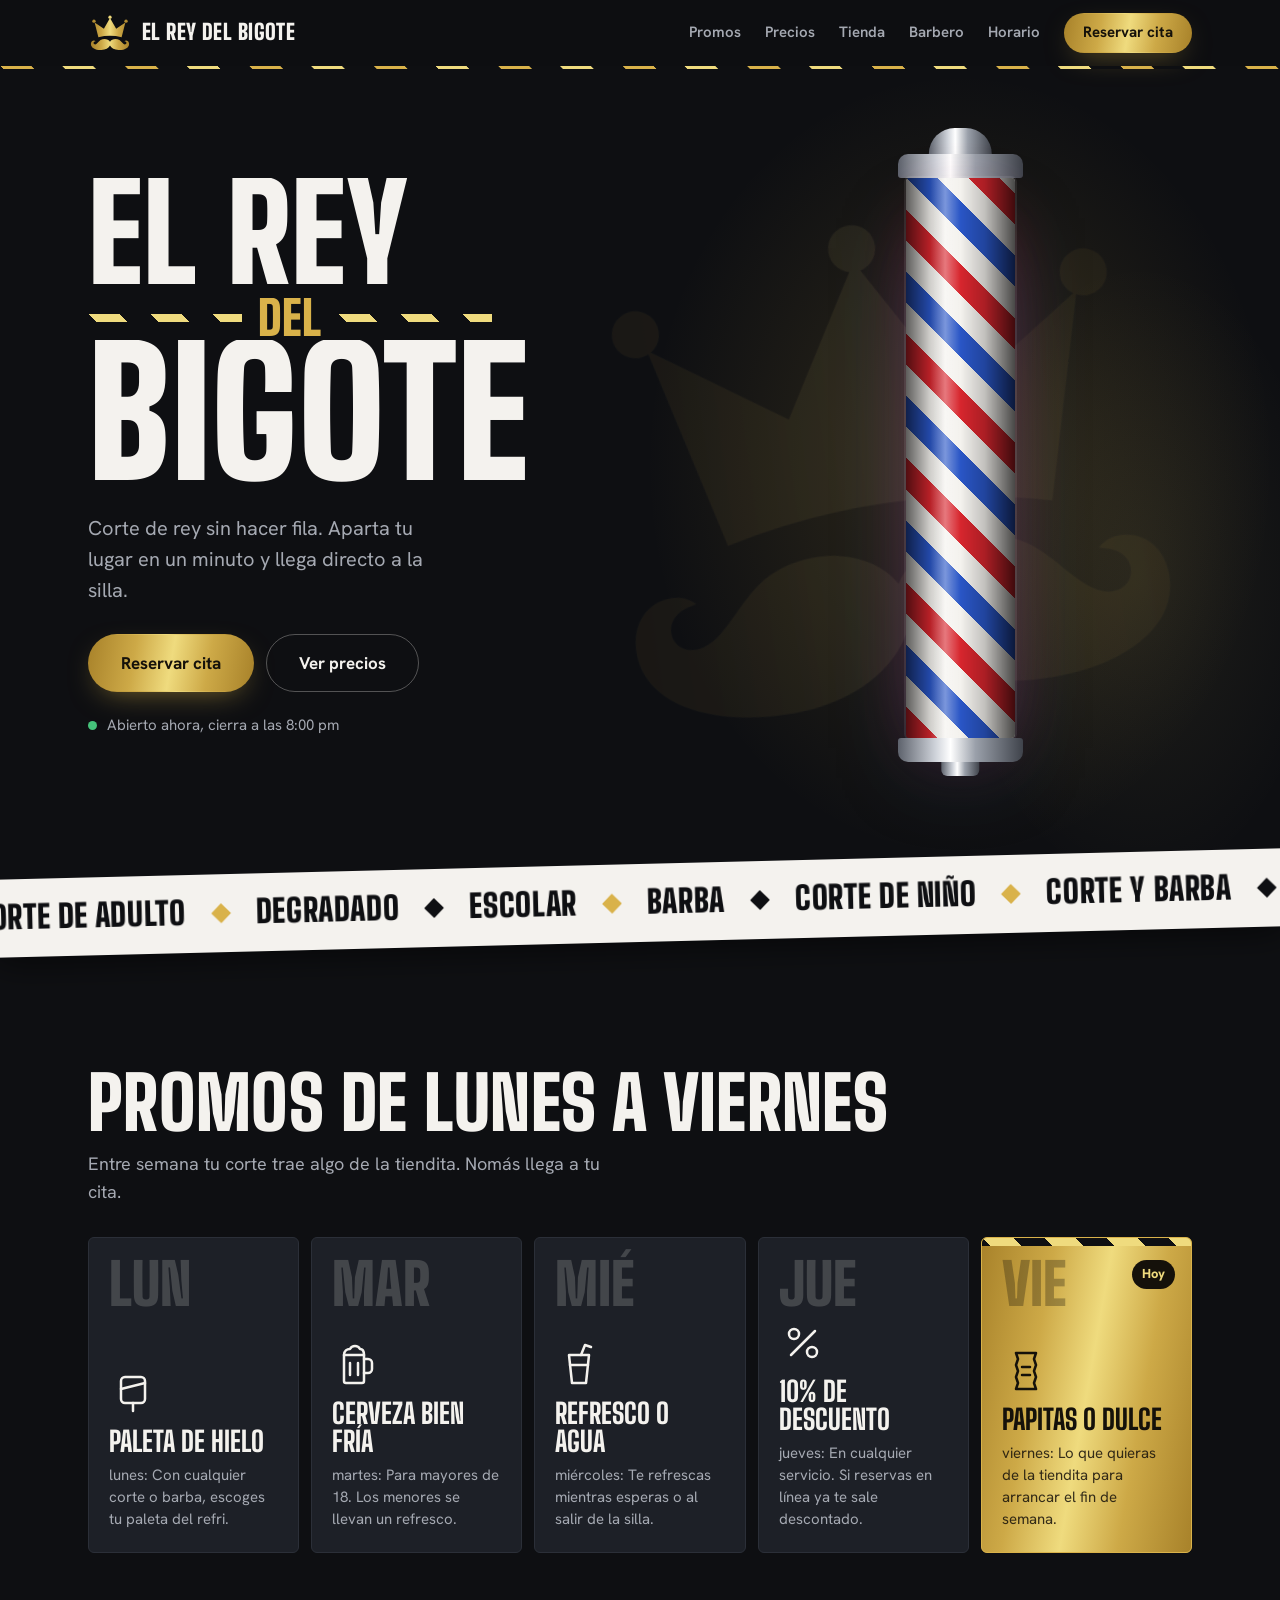
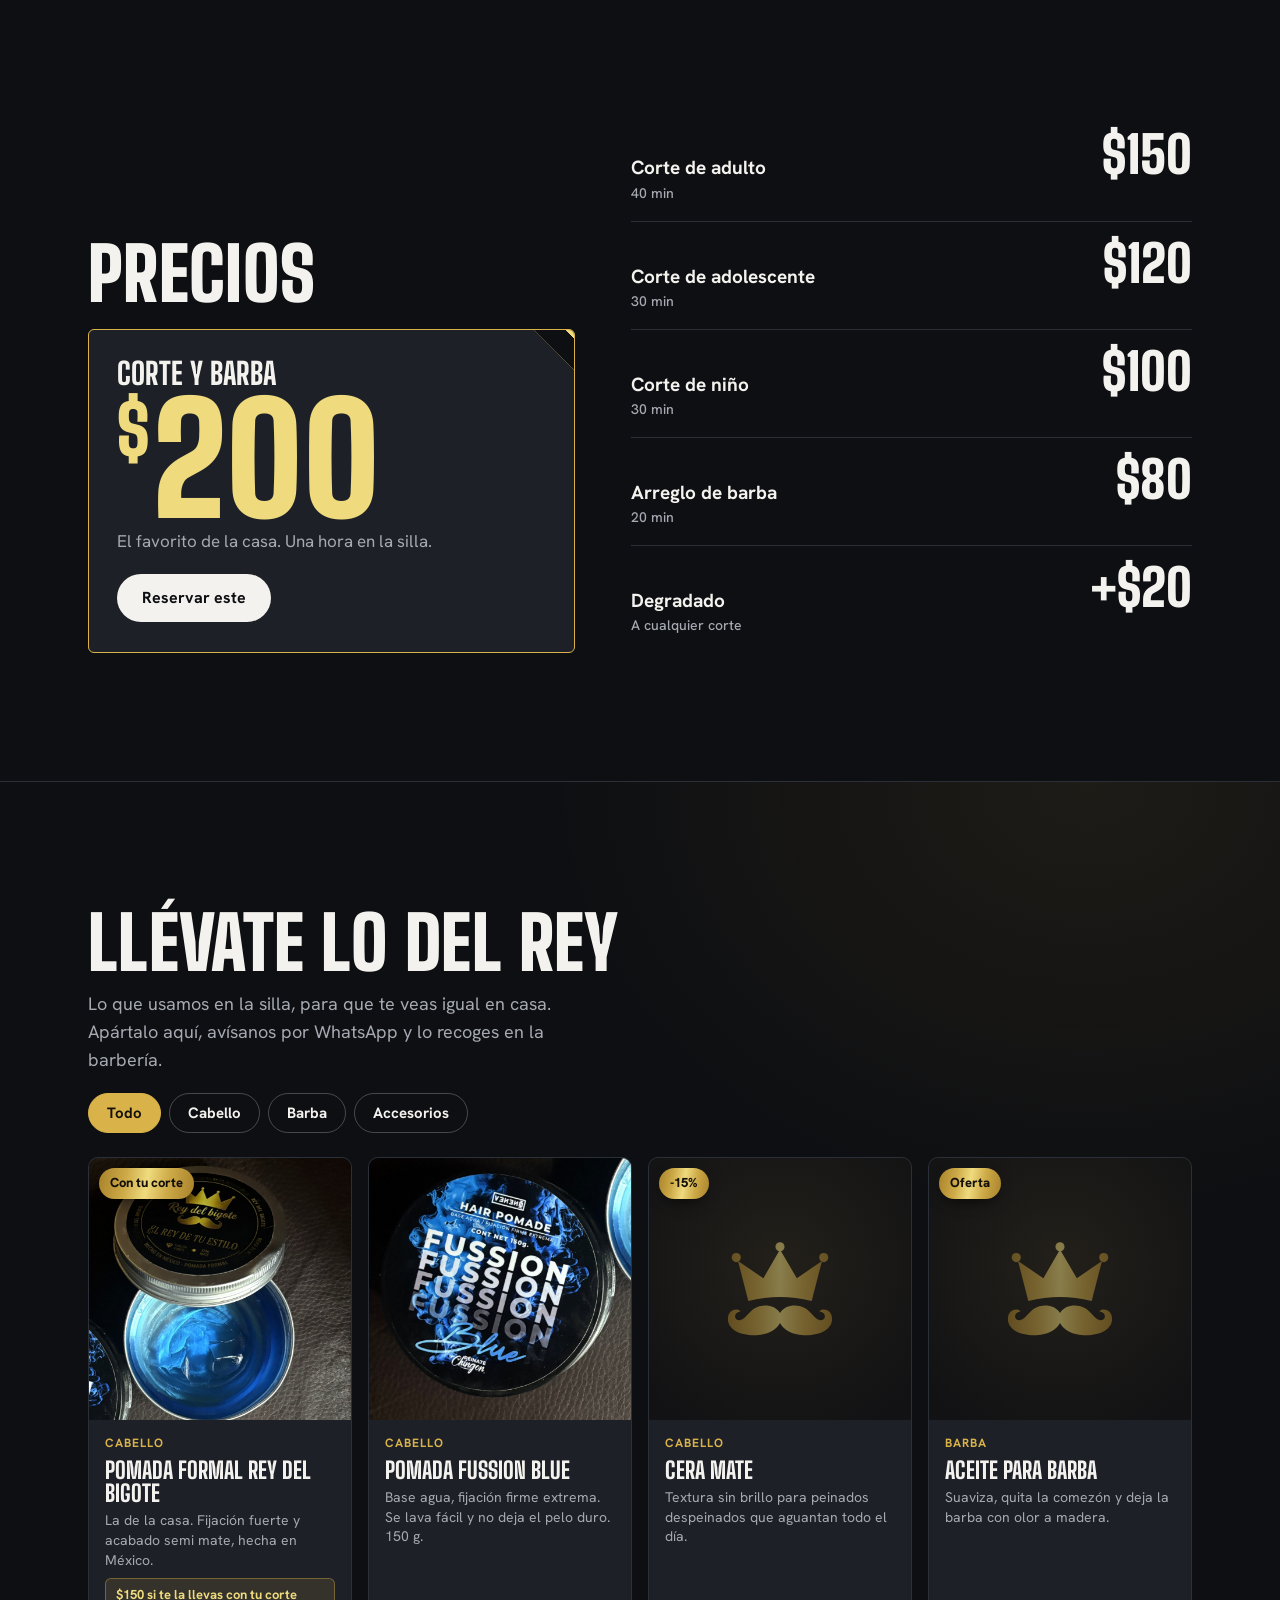
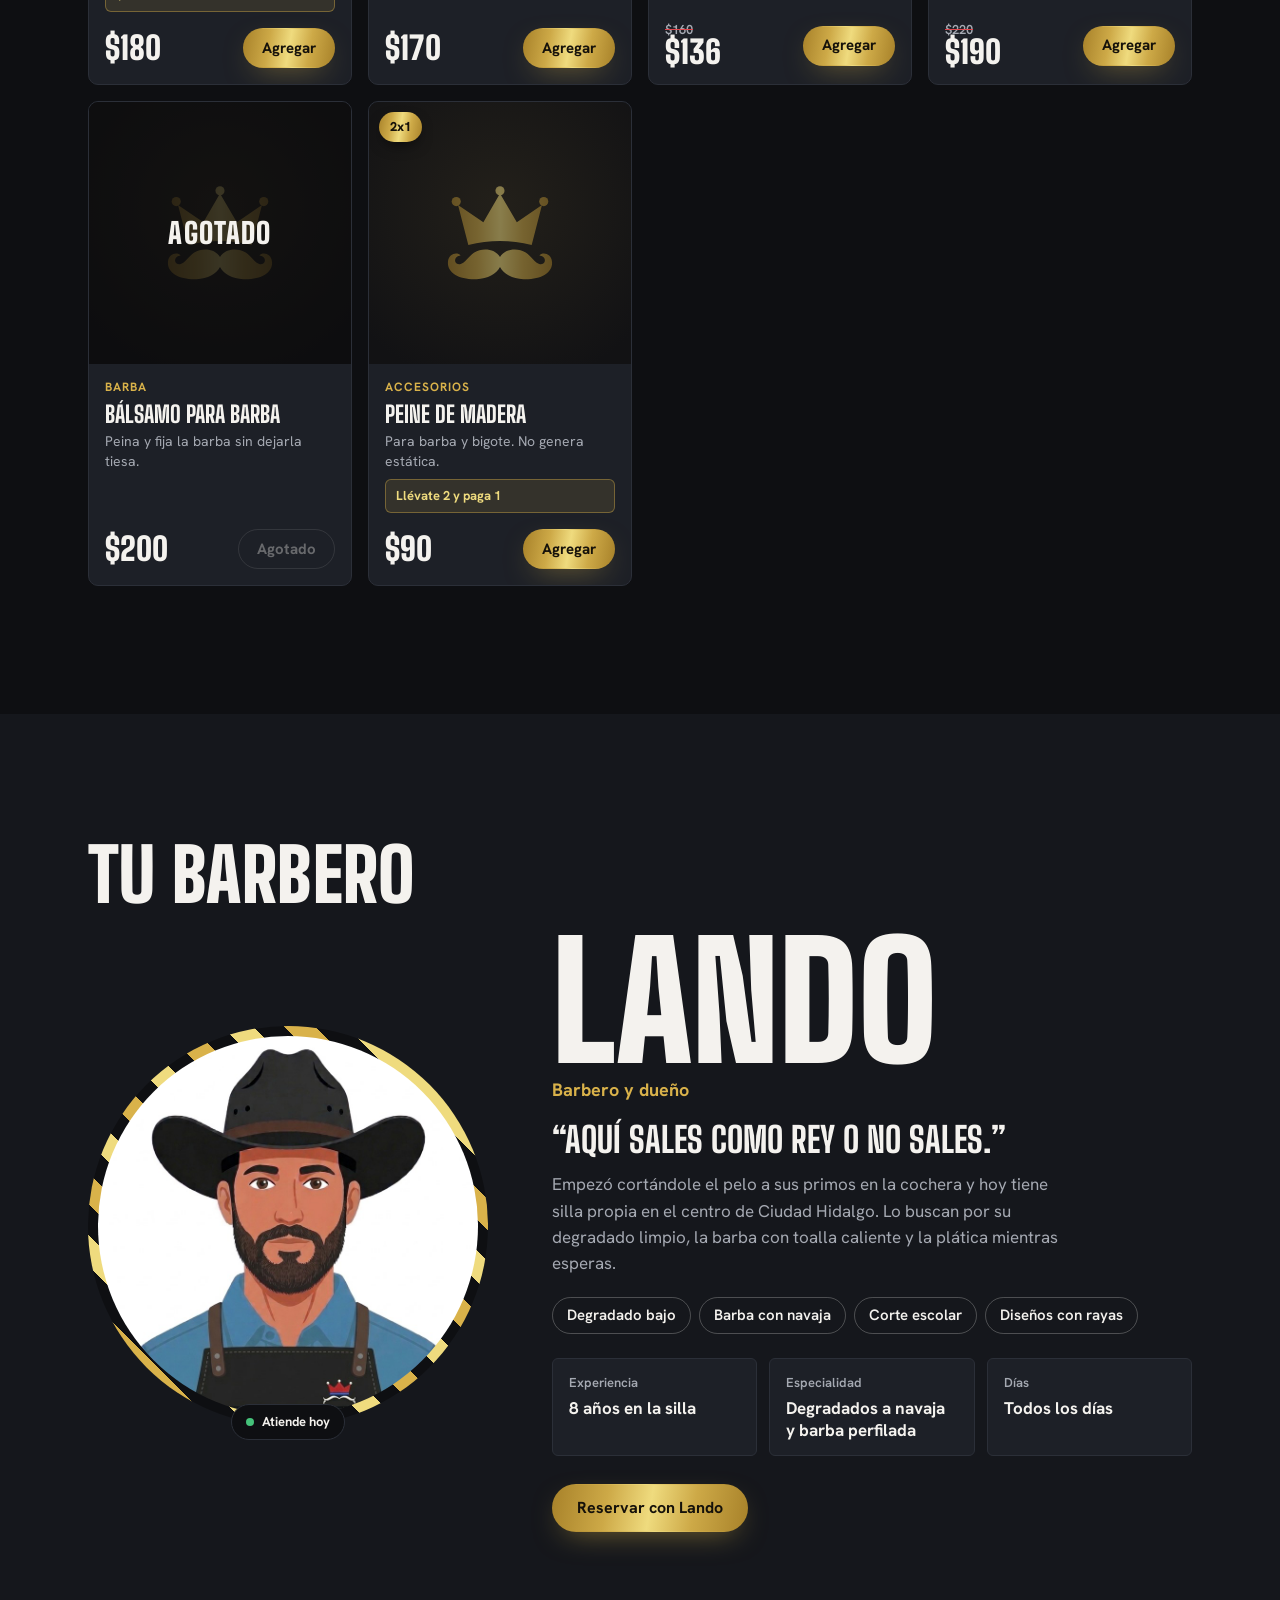
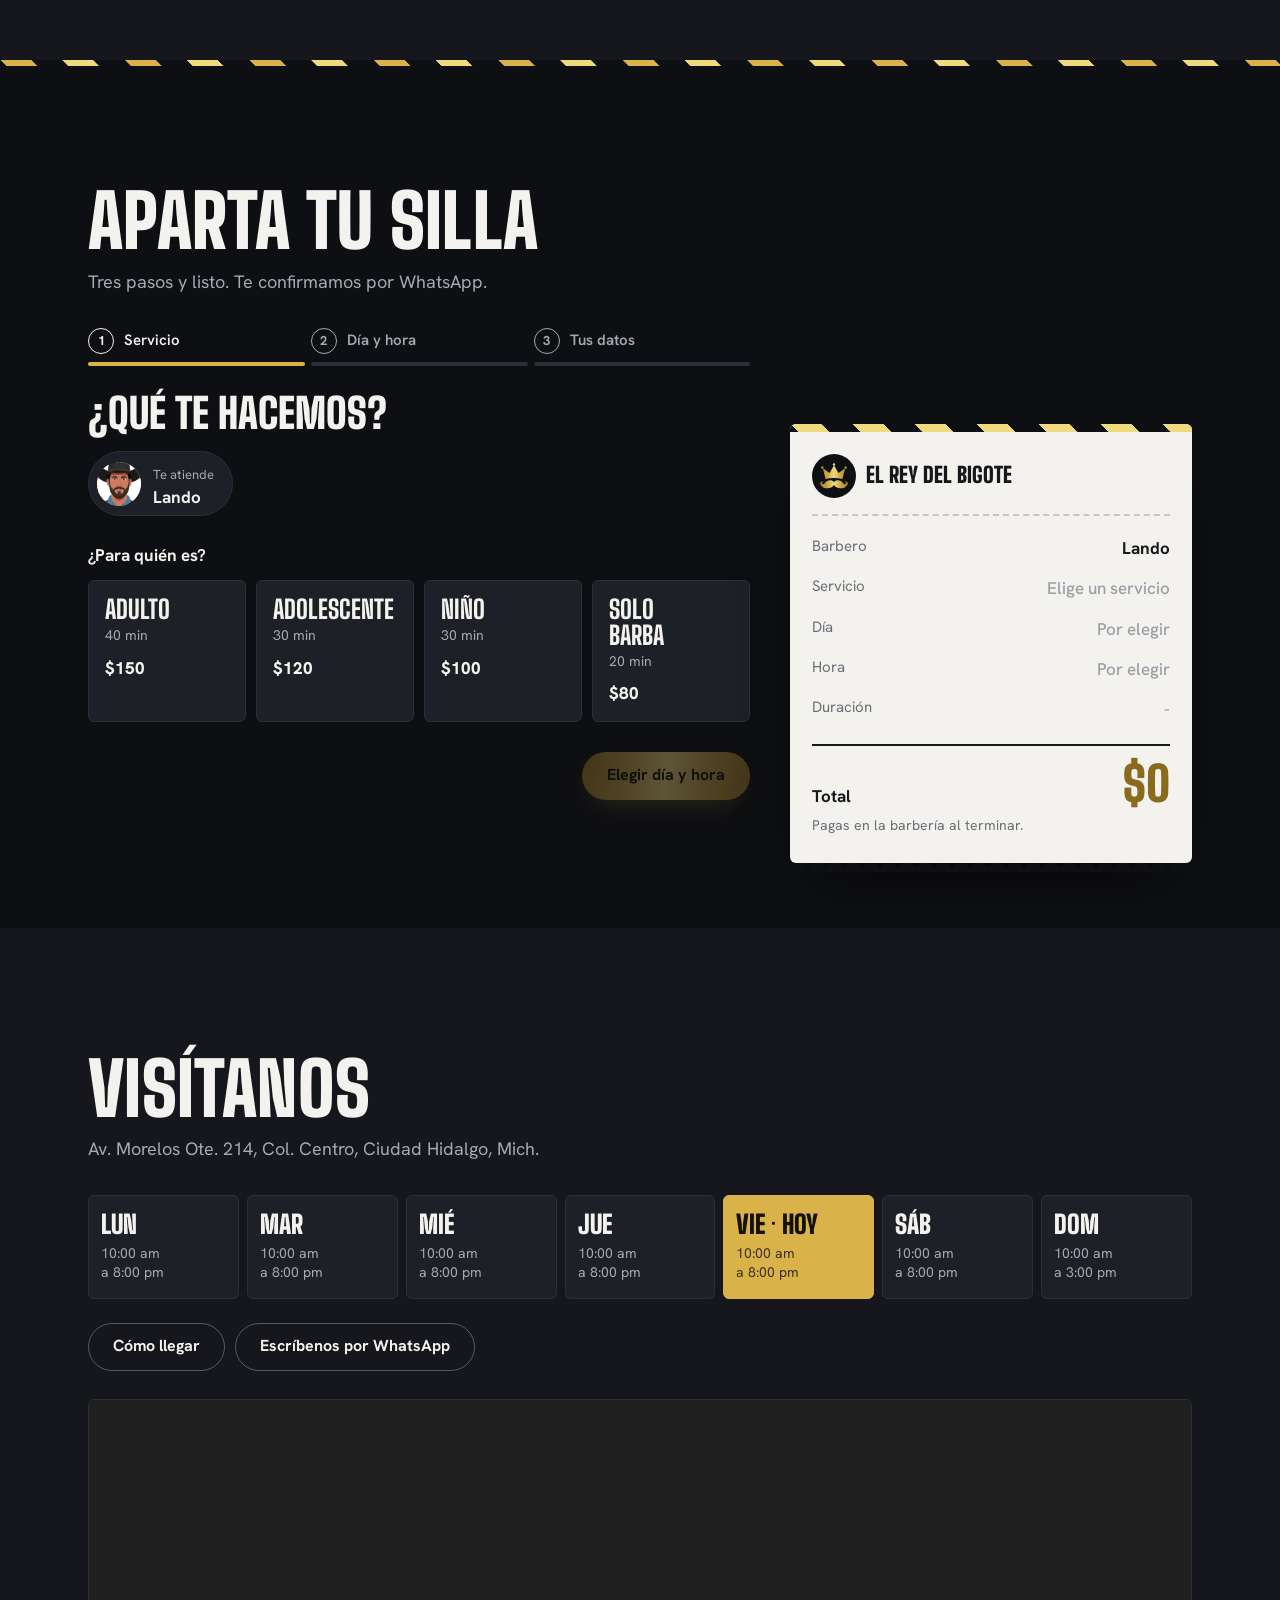
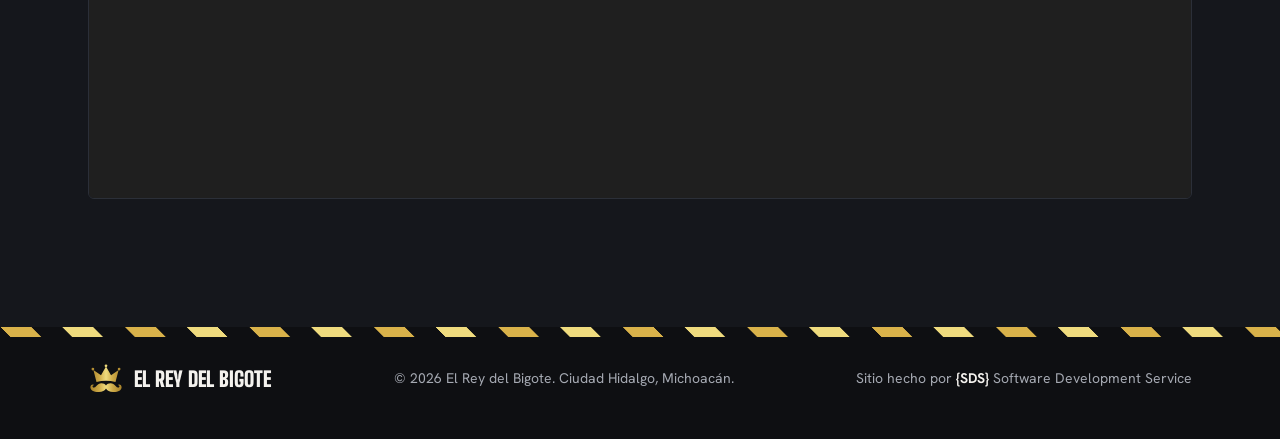
<file: index.html>
<!doctype html>
<html lang="es-MX">
<head>
  <meta charset="utf-8">
  <meta name="viewport" content="width=device-width, initial-scale=1, viewport-fit=cover">
  <title>El Rey del Bigote</title>
  <meta name="description" content="Barbería en Ciudad Hidalgo, Michoacán. Reserva tu corte en línea y llega directo a la silla.">
  <meta name="theme-color" content="#0E0F12">
  <meta property="og:title" content="El Rey del Bigote">
  <meta property="og:description" content="Reserva tu corte en un minuto y llega directo a la silla.">
  <link rel="icon" type="image/svg+xml" href="assets/icono.svg">
  <link rel="apple-touch-icon" href="assets/apple-touch-icon.png">
  <link rel="preconnect" href="https://fonts.googleapis.com">
  <link rel="preconnect" href="https://fonts.gstatic.com" crossorigin>
  <link href="https://fonts.googleapis.com/css2?family=Big+Shoulders+Display:wght@700;800;900&family=Hanken+Grotesk:wght@400;500;600;700&display=swap" rel="stylesheet">
  <link rel="stylesheet" href="css/styles.css">
</head>
<body>
  <a class="skip" href="#reserva">Ir a reservar</a>

  <header class="nav">
    <div class="nav-in">
      <a class="brand" href="#inicio" aria-label="El Rey del Bigote, inicio">
        <img src="assets/logo.svg" alt="" width="44" height="35">
        <span>El Rey del Bigote</span>
      </a>
      <nav class="nav-links" aria-label="Secciones">
        <a href="#promos">Promos</a>
        <a href="#precios">Precios</a>
        <a href="#tienda">Tienda</a>
        <a href="#lando">Barbero</a>
        <a href="#visitanos">Horario</a>
      </nav>
      <a class="btn btn-red btn-sm" href="#reserva">Reservar cita</a>
    </div>
  </header>

  <main>
    <!-- Portada -->
    <section class="hero" id="inicio">
      <div class="hero-in">
        <div class="hero-text">
          <h1 class="title" aria-label="El Rey del Bigote">
            <span class="t-line t-1"><span>El Rey</span></span>
            <span class="t-line t-2"><span>del</span></span>
            <span class="t-line t-3"><span>Bigote</span></span>
          </h1>
          <p class="hero-sub">Corte de rey sin hacer fila. Aparta tu lugar en un minuto y llega directo a la silla.</p>
          <div class="hero-cta">
            <a class="btn btn-red btn-lg" href="#reserva">Reservar cita</a>
            <a class="btn btn-line btn-lg" href="#precios">Ver precios</a>
          </div>
          <p class="status" id="status" aria-live="polite"></p>
        </div>

        <img class="hero-mark" src="assets/logo.svg" alt="" aria-hidden="true">
        <div class="pole-wrap" aria-hidden="true">
          <div class="pole-cap pole-cap-top"><span></span></div>
          <div class="pole"><div class="pole-stripes"></div><div class="pole-shade"></div></div>
          <div class="pole-cap pole-cap-bottom"><span></span></div>
        </div>
      </div>
    </section>

    <!-- Cinta -->
    <div class="ticker" aria-hidden="true">
      <div class="ticker-track">
        <span>Corte de adulto</span><i class="s-red"></i><span>Degradado</span><i class="s-blue"></i><span>Escolar</span><i class="s-red"></i><span>Barba</span><i class="s-blue"></i><span>Corte de niño</span><i class="s-red"></i><span>Corte y barba</span><i class="s-blue"></i>
        <span>Corte de adulto</span><i class="s-red"></i><span>Degradado</span><i class="s-blue"></i><span>Escolar</span><i class="s-red"></i><span>Barba</span><i class="s-blue"></i><span>Corte de niño</span><i class="s-red"></i><span>Corte y barba</span><i class="s-blue"></i>
      </div>
    </div>

    <!-- Promociones -->
    <section class="promos" id="promos" aria-labelledby="promos-t">
      <div class="wrap">
        <h2 id="promos-t" class="h2">Promos de lunes a viernes</h2>
        <p class="lead">Entre semana tu corte trae algo de la tiendita. Nomás llega a tu cita.</p>
        <ol class="promo-list" id="promoList"></ol>
      </div>
    </section>

    <!-- Precios -->
    <section class="prices" id="precios" aria-labelledby="precios-t">
      <div class="wrap prices-grid">
        <div class="prices-feature">
          <h2 id="precios-t" class="h2">Precios</h2>
          <div class="combo">
            <p class="combo-name">Corte y barba</p>
            <p class="combo-price" id="comboPrice"><span>$</span>200</p>
            <p class="combo-note" id="comboNote">El favorito de la casa. Una hora en la silla.</p>
            <a class="btn btn-white" href="#reserva" data-quick="combo">Reservar este</a>
          </div>
        </div>
        <!-- Se vuelve a pintar desde la configuración; esto es lo que se ve si falla el JS. -->
        <dl class="price-list" id="priceList">
          <div><dt>Corte de adulto<small>40 min</small></dt><dd>$150</dd></div>
          <div><dt>Corte de adolescente<small>30 min</small></dt><dd>$120</dd></div>
          <div><dt>Corte de niño<small>30 min</small></dt><dd>$100</dd></div>
          <div><dt>Arreglo de barba<small>20 min</small></dt><dd>$80</dd></div>
          <div><dt>Degradado<small>A cualquier corte</small></dt><dd>+$20</dd></div>
        </dl>
      </div>
    </section>

    <!-- Tienda -->
    <section class="shop" id="tienda" aria-labelledby="tienda-t">
      <div class="wrap">
        <h2 id="tienda-t" class="h2">Llévate lo del rey</h2>
        <p class="lead">Lo que usamos en la silla, para que te veas igual en casa. Apártalo aquí, avísanos por WhatsApp y lo recoges en la barbería.</p>
        <div class="shop-cats" id="shopCats" aria-label="Filtrar por tipo" hidden></div>
        <ul class="shop-grid" id="shopGrid"></ul>
      </div>
    </section>

    <!-- Barbero -->
    <section class="crew" id="lando" aria-labelledby="crew-t">
      <div class="wrap">
        <h2 id="crew-t" class="h2">Tu barbero</h2>
        <div class="crew-list" id="crew"></div>
      </div>
    </section>

    <!-- Reserva -->
    <section class="booking" id="reserva" aria-labelledby="reserva-t">
      <div class="wrap">
        <h2 id="reserva-t" class="h2">Aparta tu silla</h2>
        <p class="lead">Tres pasos y listo. Te confirmamos por WhatsApp.</p>

        <div class="booking-grid">
          <form class="flow" id="flow" novalidate>
            <ol class="steps" aria-label="Progreso">
              <li data-step="1" class="is-active"><b>1</b>Servicio</li>
              <li data-step="2"><b>2</b>Día y hora</li>
              <li data-step="3"><b>3</b>Tus datos</li>
            </ol>

            <fieldset class="panel is-active" data-panel="1">
              <legend>¿Qué te hacemos?</legend>
              <div class="barber-pick" id="barberPick"></div>

              <p class="q" id="whoLabel">¿Para quién es?</p>
              <div class="choices choices-who" id="who" role="radiogroup" aria-labelledby="whoLabel"></div>

              <div class="subchoice" id="styleBlock" hidden>
                <p class="q" id="styleLabel">¿Qué estilo?</p>
                <div class="choices choices-style" id="styles" role="radiogroup" aria-labelledby="styleLabel"></div>
              </div>

              <label class="addon" id="beardBlock" hidden>
                <input type="checkbox" id="beard">
                <span class="addon-box" aria-hidden="true"></span>
                <span class="addon-text"><strong>Agregar barba</strong><small>+$50 y 20 min más</small></span>
              </label>

              <div class="panel-foot">
                <button type="button" class="btn btn-red" data-next="2" id="toStep2" disabled>Elegir día y hora</button>
              </div>
            </fieldset>

            <fieldset class="panel" data-panel="2">
              <legend>¿Cuándo vienes?</legend>
              <div class="days" id="days" role="radiogroup" aria-label="Día"></div>
              <p class="promo-hint" id="promoHint" hidden></p>
              <p class="q" id="slotsLabel">Horarios libres</p>
              <div class="slots" id="slots" role="radiogroup" aria-labelledby="slotsLabel"></div>
              <p class="legend-row"><span class="key key-free"></span>Libre <span class="key key-taken"></span>Ocupado</p>
              <div class="panel-foot">
                <button type="button" class="btn btn-line" data-prev="1">Atrás</button>
                <button type="button" class="btn btn-red" data-next="3" id="toStep3" disabled>Poner mis datos</button>
              </div>
            </fieldset>

            <fieldset class="panel" data-panel="3">
              <legend>¿A nombre de quién?</legend>
              <label class="field">
                <span>Nombre</span>
                <input type="text" id="name" name="name" autocomplete="name" placeholder="Ej. Juan Pérez" required>
                <small class="err" id="nameErr"></small>
              </label>
              <label class="field">
                <span>WhatsApp</span>
                <input type="tel" id="phone" name="phone" autocomplete="tel" inputmode="numeric" placeholder="10 dígitos" maxlength="14" required>
                <small class="err" id="phoneErr"></small>
              </label>
              <label class="field">
                <span>Nota para el barbero <em>(opcional)</em></span>
                <input type="text" id="note" name="note" placeholder="Ej. traigo foto del corte">
              </label>
              <div class="panel-foot">
                <button type="button" class="btn btn-line" data-prev="2">Atrás</button>
                <button type="submit" class="btn btn-red" id="confirm">Confirmar cita</button>
              </div>
              <p class="form-error" id="formErr" role="alert"></p>
            </fieldset>
          </form>

          <aside class="ticket" id="ticket" aria-live="polite">
            <div class="ticket-head">
              <img src="assets/logo.svg" alt="" width="40" height="32">
              <p>El Rey del Bigote</p>
            </div>
            <dl class="ticket-rows">
              <div><dt>Barbero</dt><dd id="tBarber">Por elegir</dd></div>
              <div><dt>Servicio</dt><dd id="tService">Elige un servicio</dd></div>
              <div><dt>Día</dt><dd id="tDay">Por elegir</dd></div>
              <div><dt>Hora</dt><dd id="tTime">Por elegir</dd></div>
              <div><dt>Duración</dt><dd id="tDur">-</dd></div>
              <div class="t-promo" id="tPromoRow" hidden><dt>Promo del día</dt><dd id="tPromo"></dd></div>
            </dl>
            <div class="ticket-total"><span>Total</span><strong id="tTotal">$0</strong></div>
            <p class="ticket-foot">Pagas en la barbería al terminar.</p>
          </aside>
        </div>
      </div>
    </section>

    <!-- Confirmación -->
    <div class="done" id="done" hidden>
      <div class="done-card" role="dialog" aria-modal="true" aria-labelledby="doneTitle" tabindex="-1">
        <div class="done-stripes" aria-hidden="true"></div>
        <img class="done-logo" src="assets/logo.svg" alt="" width="110" height="88">
        <h2 id="doneTitle">¡Silla apartada!</h2>
        <p id="doneText"></p>
        <a class="btn btn-whats" id="doneWhats" href="#" target="_blank" rel="noopener">
          <svg viewBox="0 0 24 24" width="20" height="20" aria-hidden="true"><path fill="currentColor" d="M12 2a10 10 0 0 0-8.6 15.1L2 22l5-1.3A10 10 0 1 0 12 2Zm0 18.2a8.2 8.2 0 0 1-4.2-1.2l-.3-.2-3 .8.8-2.9-.2-.3A8.2 8.2 0 1 1 12 20.2Zm4.5-6.1c-.2-.1-1.5-.7-1.7-.8s-.4-.1-.6.1-.7.8-.8 1-.3.2-.5.1a6.7 6.7 0 0 1-3.3-2.9c-.3-.4.3-.4.7-1.3a.5.5 0 0 0 0-.4l-.8-1.9c-.2-.5-.4-.4-.6-.4h-.5a1 1 0 0 0-.7.3 3 3 0 0 0-.9 2.2 5.2 5.2 0 0 0 1.1 2.7 11.8 11.8 0 0 0 4.5 4c1.7.7 2.3.8 3.2.6a2.7 2.7 0 0 0 1.8-1.3 2.2 2.2 0 0 0 .1-1.3c0-.1-.2-.2-.4-.3Z"/></svg>
          Confirmar por WhatsApp
        </a>
        <button type="button" class="btn btn-line" id="doneClose">Listo</button>
      </div>
    </div>

    <!-- Pedido de la tienda -->
    <button type="button" class="cart-fab" id="cartFab" hidden>
      <svg viewBox="0 0 24 24" width="22" height="22" fill="none" stroke="currentColor" stroke-width="2" stroke-linecap="round" stroke-linejoin="round" aria-hidden="true"><path d="M5 8h14l-1 12H6Z"/><path d="M9 8V6a3 3 0 0 1 6 0v2"/></svg><span class="cart-fab-n" id="cartCount">0</span><span class="cart-fab-t">Tu pedido</span><strong id="cartSum">$0</strong>
    </button>

    <div class="cart" id="cart" hidden>
      <div class="cart-card" role="dialog" aria-modal="true" aria-labelledby="cartTitle" tabindex="-1">
        <button type="button" class="icon-btn cart-x" id="cartClose" aria-label="Cerrar">
          <svg viewBox="0 0 24 24" width="20" height="20" fill="none" stroke="currentColor" stroke-width="2.2" stroke-linecap="round" aria-hidden="true"><path d="M6 6l12 12M18 6 6 18"/></svg>
        </button>

        <div id="cartView">
          <h2 id="cartTitle">Tu pedido</h2>
          <ul class="cart-lines" id="cartLines"></ul>

          <label class="addon cart-combo" id="cartCombo" hidden>
            <input type="checkbox" id="conCorte">
            <span class="addon-box" aria-hidden="true"></span>
            <span class="addon-text"><strong>Lo recojo cuando vaya a mi corte</strong><small>Los productos con precio especial con corte te salen más baratos.</small></span>
          </label>

          <dl class="cart-totals" id="cartTotals">
            <div><dt>Subtotal</dt><dd id="cartSub">$0</dd></div>
            <div class="cart-save" id="cartSaveRow" hidden><dt>Te ahorras</dt><dd id="cartSave">$0</dd></div>
            <div class="cart-total"><dt>Total</dt><dd id="cartTotal">$0</dd></div>
          </dl>

          <form id="cartForm" novalidate>
            <label class="field">
              <span>Nombre</span>
              <input type="text" id="cName" autocomplete="name" placeholder="Ej. Juan Pérez" required>
              <small class="err" id="cNameErr"></small>
            </label>
            <label class="field">
              <span>WhatsApp</span>
              <input type="tel" id="cPhone" autocomplete="tel" inputmode="numeric" placeholder="10 dígitos" maxlength="14" required>
              <small class="err" id="cPhoneErr"></small>
            </label>
            <label class="field">
              <span>Nota <em>(opcional)</em></span>
              <input type="text" id="cNote" maxlength="200" placeholder="Ej. paso el sábado en la tarde">
            </label>
            <p class="form-error" id="cartErr" role="alert"></p>
            <button type="submit" class="btn btn-red btn-lg cart-send" id="cartSend">Apartar pedido</button>
            <p class="cart-foot">Pagas al recogerlo en la barbería.</p>
          </form>
        </div>

        <div class="cart-done" id="cartDone" hidden>
          <img class="done-logo" src="assets/logo.svg" alt="" width="110" height="88">
          <h2 id="cartDoneTitle">¡Pedido apartado!</h2>
          <p id="cartDoneText"></p>
          <a class="btn btn-whats btn-lg" id="cartWhats" href="#" target="_blank" rel="noopener">
            <svg viewBox="0 0 24 24" width="20" height="20" aria-hidden="true"><path fill="currentColor" d="M12 2a10 10 0 0 0-8.6 15.1L2 22l5-1.3A10 10 0 1 0 12 2Zm0 18.2a8.2 8.2 0 0 1-4.2-1.2l-.3-.2-3 .8.8-2.9-.2-.3A8.2 8.2 0 1 1 12 20.2Zm4.5-6.1c-.2-.1-1.5-.7-1.7-.8s-.4-.1-.6.1-.7.8-.8 1-.3.2-.5.1a6.7 6.7 0 0 1-3.3-2.9c-.3-.4.3-.4.7-1.3a.5.5 0 0 0 0-.4l-.8-1.9c-.2-.5-.4-.4-.6-.4h-.5a1 1 0 0 0-.7.3 3 3 0 0 0-.9 2.2 5.2 5.2 0 0 0 1.1 2.7 11.8 11.8 0 0 0 4.5 4c1.7.7 2.3.8 3.2.6a2.7 2.7 0 0 0 1.8-1.3 2.2 2.2 0 0 0 .1-1.3c0-.1-.2-.2-.4-.3Z"/></svg>
            Avisar por WhatsApp
          </a>
          <button type="button" class="btn btn-line" id="cartDoneClose">Seguir viendo</button>
        </div>
      </div>
    </div>

    <!-- Visítanos -->
    <section class="visit" id="visitanos" aria-labelledby="visit-t">
      <div class="wrap">
        <h2 id="visit-t" class="h2">Visítanos</h2>
        <p class="lead" id="addr"></p>
        <ul class="week" id="hours" aria-label="Horario"></ul>
        <div class="visit-cta">
          <a class="btn btn-line" id="mapsLink" href="#" target="_blank" rel="noopener">Cómo llegar</a>
          <a class="btn btn-line" id="whatsDirect" href="#" target="_blank" rel="noopener">Escríbenos por WhatsApp</a>
        </div>
        <div class="map"><iframe id="map" title="Mapa de la barbería" loading="lazy" referrerpolicy="no-referrer-when-downgrade"></iframe></div>
      </div>
    </section>
  </main>

  <footer class="foot">
    <div class="foot-stripes" aria-hidden="true"></div>
    <div class="wrap foot-in">
      <p class="foot-brand"><img src="assets/logo.svg" alt="" width="36" height="29">El Rey del Bigote</p>
      <p>&copy; <span id="year"></span> El Rey del Bigote. Ciudad Hidalgo, Michoacán.</p>
      <p class="credit">Sitio hecho por <strong>{SDS}</strong> Software Development Service</p>
    </div>
  </footer>

  <script src="js/config.js"></script>
  <script src="js/negocio.js"></script>
  <script src="js/tienda.js"></script>
  <script src="js/app.js"></script>
  <script src="js/tienda-ui.js"></script>
</body>
</html>
</file>
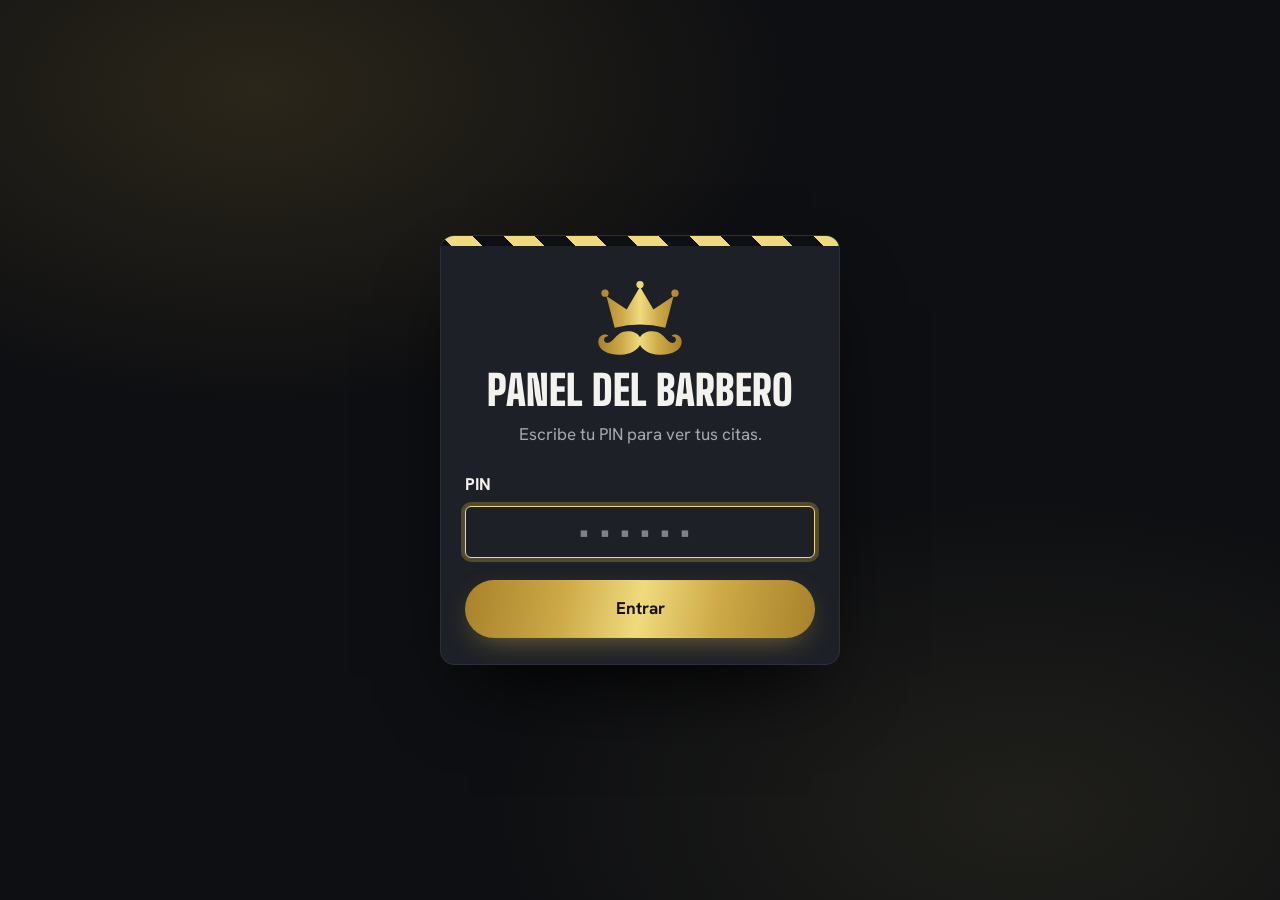
<file: admin.html>
<!doctype html>
<html lang="es-MX">
<head>
  <meta charset="utf-8">
  <meta name="viewport" content="width=device-width, initial-scale=1, viewport-fit=cover">
  <title>Panel El Rey del Bigote</title>
  <meta name="robots" content="noindex, nofollow">
  <meta name="theme-color" content="#0E0F12">
  <link rel="icon" type="image/svg+xml" href="assets/icono.svg">
  <link rel="apple-touch-icon" href="assets/apple-touch-icon.png">
  <link rel="preconnect" href="https://fonts.googleapis.com">
  <link rel="preconnect" href="https://fonts.gstatic.com" crossorigin>
  <link href="https://fonts.googleapis.com/css2?family=Big+Shoulders+Display:wght@700;800;900&family=Hanken+Grotesk:wght@400;500;600;700&display=swap" rel="stylesheet">
  <link rel="stylesheet" href="css/styles.css">
  <link rel="stylesheet" href="css/admin.css">
</head>
<body class="admin">

  <!-- Entrada con PIN -->
  <main class="login" id="login">
    <form class="login-card" id="loginForm" novalidate>
      <div class="login-stripes" aria-hidden="true"></div>
      <img class="login-logo" src="assets/logo.svg" alt="" width="96" height="77">
      <h1>Panel del barbero</h1>
      <p class="login-sub">Escribe tu PIN para ver tus citas.</p>
      <label class="field">
        <span>PIN</span>
        <input type="password" id="pin" inputmode="numeric" autocomplete="current-password" maxlength="8" placeholder="••••••" required>
      </label>
      <p class="err" id="pinErr" role="alert"></p>
      <button type="submit" class="btn btn-red btn-lg" id="loginBtn">Entrar</button>
      <p class="demo-hint" id="demoHint" hidden>Modo demo con citas de ejemplo. PIN: <strong>1234</strong></p>
    </form>
  </main>

  <!-- Panel -->
  <div class="app" id="app" hidden>
    <header class="nav">
      <div class="nav-in">
        <span class="brand"><img src="assets/logo.svg" alt="" width="44" height="35"><span>El Rey del Bigote</span></span>
        <span class="admin-tag">Panel</span>
        <div class="nav-actions">
          <button type="button" class="icon-btn" id="refresh" aria-label="Actualizar citas" title="Actualizar">
            <svg viewBox="0 0 24 24" width="20" height="20" fill="none" stroke="currentColor" stroke-width="2" stroke-linecap="round" stroke-linejoin="round" aria-hidden="true"><path d="M20 11a8 8 0 1 0-2.3 5.7"/><path d="M20 4v7h-7"/></svg>
          </button>
          <button type="button" class="icon-btn" id="toShop" aria-label="Tienda" title="Tienda: pedidos y productos">
            <svg viewBox="0 0 24 24" width="20" height="20" fill="none" stroke="currentColor" stroke-width="2" stroke-linecap="round" stroke-linejoin="round" aria-hidden="true"><path d="M5 8h14l-1 12H6Z"/><path d="M9 8V6a3 3 0 0 1 6 0v2"/></svg><span class="icon-badge" id="shopBadge" hidden>0</span>
          </button>
          <button type="button" class="icon-btn" id="toSettings" aria-label="Precios, promos y horarios" title="Precios, promos y horarios">
            <svg viewBox="0 0 24 24" width="20" height="20" fill="none" stroke="currentColor" stroke-width="2" stroke-linecap="round" stroke-linejoin="round" aria-hidden="true"><circle cx="12" cy="12" r="3"/><path d="M19.4 15a1.6 1.6 0 0 0 .3 1.8l.1.1a2 2 0 1 1-2.8 2.8l-.1-.1a1.6 1.6 0 0 0-1.8-.3 1.6 1.6 0 0 0-1 1.5V21a2 2 0 1 1-4 0v-.1A1.6 1.6 0 0 0 9 19.4a1.6 1.6 0 0 0-1.8.3l-.1.1a2 2 0 1 1-2.8-2.8l.1-.1a1.6 1.6 0 0 0 .3-1.8 1.6 1.6 0 0 0-1.5-1H3a2 2 0 1 1 0-4h.1A1.6 1.6 0 0 0 4.6 9a1.6 1.6 0 0 0-.3-1.8l-.1-.1a2 2 0 1 1 2.8-2.8l.1.1a1.6 1.6 0 0 0 1.8.3H9a1.6 1.6 0 0 0 1-1.5V3a2 2 0 1 1 4 0v.1a1.6 1.6 0 0 0 1 1.5 1.6 1.6 0 0 0 1.8-.3l.1-.1a2 2 0 1 1 2.8 2.8l-.1.1a1.6 1.6 0 0 0-.3 1.8V9a1.6 1.6 0 0 0 1.5 1H21a2 2 0 1 1 0 4h-.1a1.6 1.6 0 0 0-1.5 1z"/></svg>
          </button>
          <button type="button" class="btn btn-line btn-sm" id="logout">Salir</button>
        </div>
      </div>
    </header>

    <main class="wrap board" id="board">
      <section class="hello">
        <h1 class="h2" id="hello">Hola</h1>
        <p class="lead" id="today"></p>
      </section>

      <div class="days" id="days" role="radiogroup" aria-label="Día"></div>

      <section class="stats" aria-label="Resumen del día">
        <div class="stat"><span class="stat-n" id="sCount">0</span><span class="stat-l">citas</span></div>
        <div class="stat"><span class="stat-n" id="sMoney">$0</span><span class="stat-l">por cobrar</span></div>
        <div class="stat stat-next"><span class="stat-n" id="sNext">-</span><span class="stat-l" id="sNextL">siguiente</span></div>
      </section>

      <div class="list-head">
        <h2 id="listTitle">Citas</h2>
        <label class="toggle"><input type="checkbox" id="showCancel"><span class="toggle-ui" aria-hidden="true"></span>Ver canceladas</label>
      </div>
      <p class="sync" id="sync" aria-live="polite"></p>
      <ol class="citas" id="citas"></ol>
    </main>

    <!-- Precios, promos y horarios -->
    <main class="wrap board settings" id="settings" hidden>
      <div class="set-head">
        <button type="button" class="btn btn-line btn-sm" id="backToBoard">← Volver a las citas</button>
        <p class="sync" id="setSync" aria-live="polite"></p>
      </div>
      <h1 class="h2">Tu negocio</h1>
      <p class="lead">Lo que cambies aquí se ve en el sitio en unos minutos. Las citas ya apartadas no cambian de precio, salvo que las muevas de día.</p>

      <div id="setBody"></div>

      <div class="set-foot">
        <p class="err" id="setErr" role="alert"></p>
        <button type="button" class="btn btn-red btn-lg" id="setSave">Guardar cambios</button>
      </div>
    </main>

  <!-- Tienda: pedidos y productos (js/admin-tienda.js) -->
  <main class="wrap board shop-admin" id="shop" hidden>
    <div class="set-head">
      <button type="button" class="btn btn-line btn-sm" id="shopBack">← Volver a las citas</button>
      <p class="sync" id="shopSync" aria-live="polite"></p>
    </div>
    <h1 class="h2">Tu tienda</h1>
    <div class="tabs" role="tablist" aria-label="Tienda">
      <button type="button" role="tab" aria-selected="true" data-tab="pedidos">Pedidos <span class="tab-n" id="tabPedN"></span></button>
      <button type="button" role="tab" aria-selected="false" data-tab="productos">Productos</button>
    </div>

    <section id="tabPedidos" role="tabpanel">
      <div class="list-head">
        <label class="toggle"><input type="checkbox" id="pedTodos"><span class="toggle-ui" aria-hidden="true"></span>Ver entregados y cancelados</label>
        <button type="button" class="btn btn-line btn-sm" id="shopRefresh">Actualizar</button>
      </div>
      <ol class="pedidos" id="pedidos"></ol>
    </section>

    <section id="tabProductos" role="tabpanel" hidden>
      <div class="list-head">
        <p class="set-note">Toca un producto para cambiar foto, precio, piezas o promoción.</p>
        <button type="button" class="btn btn-red btn-sm" id="prodNew">+ Nuevo producto</button>
      </div>
      <ul class="prods-admin" id="prodsAdmin"></ul>
    </section>
  </main>

  </div>

  <!-- Editor de producto -->
  <div class="sheet" id="prodSheet" hidden>
    <div class="sheet-card prod-edit" role="dialog" aria-modal="true" aria-labelledby="prodTitle" tabindex="-1">
      <button type="button" class="icon-btn sheet-x" id="prodClose" aria-label="Cerrar"><svg viewBox="0 0 24 24" width="20" height="20" fill="none" stroke="currentColor" stroke-width="2.2" stroke-linecap="round" aria-hidden="true"><path d="M6 6l12 12M18 6 6 18"/></svg></button>
      <h2 id="prodTitle">Producto</h2>

      <div class="foto-box">
        <div class="foto-prev" id="pFotoPrev"></div>
        <div class="foto-actions">
          <button type="button" class="btn btn-line btn-sm" id="pFotoBtn">Subir foto</button>
          <button type="button" class="btn btn-line btn-sm" id="pFotoQuitar" hidden>Quitar</button>
          <small>Cuadrada se ve mejor. Puedes tomarla con el celular.</small>
        </div>
        <input type="file" id="pFoto" accept="image/*" hidden>
      </div>

      <div class="pe-grid">
        <label class="set-f wide"><span>Nombre</span><input type="text" id="pNombre" maxlength="80" placeholder="Ej. Pomada formal"></label>
        <label class="set-f"><span>Categoría</span><input type="text" id="pCat" maxlength="40" list="cats" placeholder="Ej. Cabello"></label>
        <datalist id="cats"></datalist>
        <label class="set-f wide"><span>Descripción</span><textarea id="pDesc" rows="2" maxlength="300" placeholder="Para qué sirve, en una o dos líneas"></textarea></label>
        <label class="set-f"><span>Precio</span><input type="number" id="pPrecio" min="1" max="99999" step="5" inputmode="numeric"></label>
        <div class="set-f">
          <span>Piezas en la barbería</span>
          <div class="stock-ctl">
            <button type="button" data-stock="-1" aria-label="Una pieza menos">−</button>
            <input type="number" id="pStock" min="0" max="9999" inputmode="numeric" aria-label="Piezas">
            <button type="button" data-stock="1" aria-label="Una pieza más">+</button>
          </div>
        </div>
        <label class="toggle pe-visible"><input type="checkbox" id="pVisible"><span class="toggle-ui" aria-hidden="true"></span>Se ve en el sitio</label>
      </div>

      <div class="pe-promo">
        <h3>Promoción</h3>
        <label class="set-f wide"><span>Tipo</span><select id="pTipo"></select></label>
        <label class="set-f" id="pValorBox" hidden><span id="pValorL">Valor</span><input type="number" id="pValor" min="1" max="99999" inputmode="numeric"></label>
        <div class="pe-cant" id="pCantBox" hidden>
          <label class="set-f"><span>Se lleva</span><input type="number" id="pLleva" min="2" max="10" inputmode="numeric"></label>
          <label class="set-f"><span>Paga</span><input type="number" id="pPaga" min="1" max="9" inputmode="numeric"></label>
        </div>
        <div class="pe-fechas" id="pFechas" hidden>
          <label class="set-f"><span>Desde <em>(opcional)</em></span><input type="date" id="pDesde"></label>
          <label class="set-f"><span>Hasta <em>(opcional)</em></span><input type="date" id="pHasta"></label>
        </div>
        <p class="move-promo" id="pPreview" hidden></p>
      </div>

      <p class="err" id="pErr" role="alert"></p>
      <div class="sheet-foot">
        <button type="button" class="btn btn-line pe-delete" id="pDelete" hidden>Borrar</button>
        <button type="button" class="btn btn-line" id="pCancel">Cancelar</button>
        <button type="button" class="btn btn-red" id="pSave">Guardar</button>
      </div>
    </div>
  </div>

  <!-- Diálogo: cancelar / recorrer -->
  <div class="sheet" id="sheet" hidden>
    <div class="sheet-card" role="dialog" aria-modal="true" aria-labelledby="sheetTitle" tabindex="-1">
      <button type="button" class="icon-btn sheet-x" id="sheetClose" aria-label="Cerrar">
        <svg viewBox="0 0 24 24" width="20" height="20" fill="none" stroke="currentColor" stroke-width="2.2" stroke-linecap="round" aria-hidden="true"><path d="M6 6l12 12M18 6 6 18"/></svg>
      </button>
      <h2 id="sheetTitle"></h2>
      <p class="sheet-who" id="sheetWho"></p>

      <!-- recorrer -->
      <div id="moveBox" hidden>
        <p class="q">Nuevo día</p>
        <div class="days" id="moveDays" role="radiogroup" aria-label="Nuevo día"></div>
        <p class="q">Nueva hora</p>
        <div class="slots" id="moveSlots" role="radiogroup" aria-label="Nueva hora"></div>
        <p class="move-promo" id="movePromo" hidden></p>
      </div>

      <label class="field msg-field" id="msgBox">
        <span>Mensaje para el cliente</span>
        <textarea id="msg" rows="4"></textarea>
        <small>Lo puedes editar antes de mandarlo.</small>
      </label>

      <p class="err" id="sheetErr" role="alert"></p>

      <div class="sheet-foot" id="sheetFoot">
        <button type="button" class="btn btn-line" id="sheetNo">No, regresar</button>
        <button type="button" class="btn btn-red" id="sheetYes"></button>
      </div>

      <div class="sheet-done" id="sheetDone" hidden>
        <p class="done-ok" id="doneMsg"></p>
        <a class="btn btn-whats btn-lg" id="sheetWhats" href="#" target="_blank" rel="noopener">
          <svg viewBox="0 0 24 24" width="20" height="20" aria-hidden="true"><path fill="currentColor" d="M12 2a10 10 0 0 0-8.6 15.1L2 22l5-1.3A10 10 0 1 0 12 2Zm0 18.2a8.2 8.2 0 0 1-4.2-1.2l-.3-.2-3 .8.8-2.9-.2-.3A8.2 8.2 0 1 1 12 20.2Zm4.5-6.1c-.2-.1-1.5-.7-1.7-.8s-.4-.1-.6.1-.7.8-.8 1-.3.2-.5.1a6.7 6.7 0 0 1-3.3-2.9c-.3-.4.3-.4.7-1.3a.5.5 0 0 0 0-.4l-.8-1.9c-.2-.5-.4-.4-.6-.4h-.5a1 1 0 0 0-.7.3 3 3 0 0 0-.9 2.2 5.2 5.2 0 0 0 1.1 2.7 11.8 11.8 0 0 0 4.5 4c1.7.7 2.3.8 3.2.6a2.7 2.7 0 0 0 1.8-1.3 2.2 2.2 0 0 0 .1-1.3c0-.1-.2-.2-.4-.3Z"/></svg>
          <span id="sheetWhatsL">Avisar por WhatsApp</span>
        </a>
        <button type="button" class="btn btn-line" id="sheetDoneClose">Listo</button>
      </div>
    </div>
  </div>

  <div class="toast" id="toast" role="status" aria-live="polite" hidden></div>

  <script src="js/config.js"></script>
  <script src="js/negocio.js"></script>
  <script src="js/tienda.js"></script>
  <script src="js/admin.js"></script>
  <script src="js/admin-tienda.js"></script>
</body>
</html>
</file>
<file: css/styles.css>
/* =========================================================
   El Rey del Bigote
   Concepto: marca de la pomada, oro sobre negro.
   Oro = acción principal, marca y selección. El poste conserva rojo, blanco y azul.
   Forma: botones y horarios en píldora; paneles con esquina de 6px.
   ========================================================= */
:root {
  --ink: #0e0f12;        /* fondo */
  --ink-2: #15171c;      /* sección alterna */
  --ink-3: #1d2027;      /* superficies */
  --line: #2b2f38;       /* bordes */
  --white: #f4f2ee;      /* texto y franja blanca */
  --mute: #a5a9b2;       /* texto secundario */
  --gold: #d9b24a;       /* oro del logo: acción principal, marca y selección */
  --gold-2: #b8902e;     /* oro viejo (hover) */
  --gold-l: #efdb7e;     /* brillo del oro (foco, acentos) */
  --gold-ink: #8a6a1c;   /* oro para texto sobre fondo claro */
  --on-gold: #15110a;    /* texto encima del oro */
  --gold-grad: linear-gradient(100deg, #a8822a 0%, #cda947 28%, #efdb7e 50%, #cda947 72%, #a8822a 100%);
  --danger: #e0464c;     /* solo errores, cancelado y ocupado */
  --whats: #1f9d57;

  /* Poste de barbero: lo único que conserva el rojo, blanco y azul */
  --pole-red: #d7262e;
  --pole-blue: #2a56c6;
  --pole: repeating-linear-gradient(45deg, var(--pole-red) 0 22px, var(--white) 22px 44px, var(--pole-blue) 44px 66px, var(--white) 66px 88px);
  /* Franjas decorativas del resto del sitio: oro sobre negro */
  --stripes: repeating-linear-gradient(45deg, var(--gold) 0 22px, var(--ink) 22px 44px, var(--gold-l) 44px 66px, var(--ink) 66px 88px);

  --f-display: "Big Shoulders Display", "Oswald", "Arial Narrow", Impact, sans-serif;
  --f-body: "Hanken Grotesk", system-ui, -apple-system, "Segoe UI", sans-serif;

  --r: 6px;
  --gutter: clamp(16px, 4vw, 48px);
  --max: 1200px;
  --ease: cubic-bezier(.16, 1, .3, 1);
  color-scheme: dark;
}

*, *::before, *::after { box-sizing: border-box; }
html { scroll-behavior: smooth; -webkit-text-size-adjust: 100%; }
body { margin: 0; background: var(--ink); color: var(--white); font-family: var(--f-body); font-size: 1.0625rem; line-height: 1.55; overflow-x: hidden; }
img { max-width: 100%; display: block; }
[hidden] { display: none !important; }
main { overflow-x: clip; }
a { color: inherit; }
button, input { font: inherit; color: inherit; }
:focus-visible { outline: 2px solid var(--gold-l); outline-offset: 3px; border-radius: 4px; }

.skip { position: absolute; left: 12px; top: -60px; z-index: 80; background: var(--gold); color: var(--on-gold); padding: 8px 14px; border-radius: var(--r); }
.skip:focus { top: 12px; }

.wrap { max-width: var(--max); margin: 0 auto; padding-left: max(var(--gutter), env(safe-area-inset-left, 0px)); padding-right: max(var(--gutter), env(safe-area-inset-right, 0px)); }

.h2 { font-family: var(--f-display); font-weight: 900; text-transform: uppercase; font-size: clamp(2.6rem, 7vw, 4.6rem); line-height: .92; letter-spacing: .005em; margin: 0 0 12px; text-wrap: balance; }
.lead { margin: 0 0 32px; color: var(--mute); max-width: 52ch; font-size: 1.125rem; }

/* ---------- Botones ---------- */
.btn {
  position: relative; overflow: hidden; isolation: isolate;
  display: inline-flex; align-items: center; justify-content: center; gap: 10px;
  min-height: 48px; padding: 0 24px; white-space: nowrap;
  border-radius: 999px; border: 1.5px solid transparent;
  font-weight: 700; font-size: 1rem; text-decoration: none; cursor: pointer;
  transition: transform .2s var(--ease), background-color .2s, border-color .2s, color .2s, opacity .2s;
}
.btn:active:not([disabled]) { transform: scale(.97); }
.btn[disabled] { opacity: .35; cursor: not-allowed; }
.btn-sm { min-height: 40px; padding: 0 18px; font-size: .9375rem; }
.btn-lg { min-height: 58px; padding: 0 32px; font-size: 1.0625rem; }
.btn-red { background: var(--gold) var(--gold-grad); color: var(--on-gold); box-shadow: 0 10px 30px -12px rgba(217,178,74,.6); }
.btn-red:not([disabled]):hover { filter: brightness(1.08); }
.btn-red::after, .btn-white::after { content: ""; position: absolute; inset: 0; z-index: -1; background: var(--stripes); opacity: 0; transform: translateX(-30%); transition: opacity .35s, transform .6s var(--ease); }
.btn-red:not([disabled]):hover::after { opacity: .2; transform: none; }
.btn-white { background: var(--white); color: var(--ink); }
.btn-white:hover::after { opacity: .22; transform: none; }
.btn-line { background: transparent; border-color: rgba(244,242,238,.3); color: var(--white); }
.btn-line:hover { border-color: var(--white); background: rgba(244,242,238,.06); }
.btn-whats { background: var(--whats); color: #fff; }
.btn-whats:hover { background: #22ad60; }

/* ---------- Navegación ---------- */
body::before { content: ""; position: fixed; inset: 0 0 auto; height: env(safe-area-inset-top, 0px); z-index: 30; background: var(--ink); }
.nav { position: sticky; top: env(safe-area-inset-top, 0px); z-index: 30; background: rgba(14,15,18,.82); backdrop-filter: blur(12px) saturate(140%); -webkit-backdrop-filter: blur(12px) saturate(140%); }
.nav::after { content: ""; position: absolute; left: 0; right: 0; bottom: -3px; height: 3px; background: var(--stripes); background-size: 124.45px 124.45px; }
.nav-in { max-width: var(--max); margin: 0 auto; display: flex; align-items: center; gap: 24px; height: 66px; padding-left: max(var(--gutter), env(safe-area-inset-left, 0px)); padding-right: max(var(--gutter), env(safe-area-inset-right, 0px)); }
.brand { display: flex; align-items: center; gap: 10px; text-decoration: none; font-family: var(--f-display); font-weight: 900; text-transform: uppercase; font-size: 1.35rem; letter-spacing: .02em; }
.brand img { width: 44px; height: auto; transition: transform .5s var(--ease); }
.brand:hover img { transform: rotate(-8deg) scale(1.08); }
.nav-links { display: flex; gap: 24px; margin-left: auto; }
.nav-links a { text-decoration: none; color: var(--mute); font-weight: 600; font-size: .9375rem; position: relative; }
.nav-links a::after { content: ""; position: absolute; left: 0; right: 0; bottom: -4px; height: 2px; background: var(--gold); transform: scaleX(0); transform-origin: left; transition: transform .3s var(--ease); }
.nav-links a:hover { color: var(--white); }
.nav-links a:hover::after { transform: scaleX(1); }
@media (max-width: 820px) { .nav-links { display: none; } .nav-in .btn { margin-left: auto; } }
@media (max-width: 420px) { .brand span { display: none; } }

/* ---------- Portada ---------- */
.hero { position: relative; overflow: hidden; }
.hero::before { content: ""; position: absolute; right: -10%; top: -20%; width: 70%; height: 140%; background: radial-gradient(closest-side, rgba(217,178,74,.16), transparent 70%), radial-gradient(closest-side at 70% 60%, rgba(239,219,126,.08), transparent 70%); pointer-events: none; }
.hero-in {
  position: relative; max-width: var(--max); margin: 0 auto;
  padding: clamp(36px, 7vw, 88px) max(var(--gutter), env(safe-area-inset-right, 0px)) clamp(56px, 8vw, 104px) max(var(--gutter), env(safe-area-inset-left, 0px));
  display: grid; grid-template-columns: minmax(0, 1fr) auto; gap: clamp(20px, 5vw, 72px); align-items: center;
}
.hero-text { min-width: 0; position: relative; z-index: 1; }
.title { margin: 0 0 22px; font-family: var(--f-display); font-weight: 900; text-transform: uppercase; line-height: .82; }
.t-line { display: block; overflow: hidden; padding-bottom: .04em; }
.t-line > span { display: inline-block; animation: lineUp 1s var(--ease) both; }
.t-1 { font-size: clamp(3.6rem, 13vw, 8.4rem); }
.t-2 { font-size: clamp(1.6rem, 5vw, 3rem); color: var(--gold); display: flex; align-items: center; gap: .35em; margin: .08em 0 .02em; }
.t-2::before, .t-2::after { content: ""; flex: 1; max-width: 3.2em; height: .16em; background: var(--stripes); background-size: 62px 62px; transform-origin: left; animation: grow .9s var(--ease) .55s both; }
.t-2::after { transform-origin: right; }
.t-3 { font-size: clamp(4.4rem, 17vw, 11rem); }
.t-1 > span { animation-delay: .05s; }
.t-2 > span { animation-delay: .2s; }
.t-3 > span { animation-delay: .32s; }
@keyframes lineUp { from { transform: translateY(105%); } to { transform: none; } }
@keyframes grow { from { transform: scaleX(0); } to { transform: none; } }

.hero-sub { margin: 0 0 28px; color: var(--mute); font-size: clamp(1.0625rem, 1.6vw, 1.25rem); max-width: 34ch; animation: fadeUp .8s var(--ease) .6s both; }
.hero-cta { display: flex; flex-wrap: wrap; gap: 12px; animation: fadeUp .8s var(--ease) .72s both; }
.status { margin: 22px 0 0; display: flex; align-items: center; gap: 10px; color: var(--mute); font-size: .9375rem; animation: fadeUp .8s var(--ease) .85s both; }
.status::before { content: ""; width: 9px; height: 9px; border-radius: 50%; background: var(--mute); flex: none; }
.status.open::before { background: #45c27a; animation: ping 2s ease-out infinite; }
.status.closed::before { background: var(--danger); }
@keyframes fadeUp { from { opacity: 0; transform: translateY(16px); } to { opacity: 1; transform: none; } }
@keyframes ping { 0% { box-shadow: 0 0 0 0 rgba(69,194,122,.6); } 100% { box-shadow: 0 0 0 10px rgba(69,194,122,0); } }

@media (min-width: 900px) { .hero-in { grid-template-columns: minmax(0, 1.25fr) minmax(0, 1fr); } .pole-wrap { justify-self: center; } }
.hero-mark { position: absolute; z-index: 0; right: 4%; top: 50%; width: min(620px, 52vw); transform: translateY(-50%) rotate(-8deg); opacity: .07; pointer-events: none; animation: markIn 1.6s var(--ease) .3s both; }
@keyframes markIn { from { opacity: 0; transform: translateY(-46%) rotate(-14deg) scale(.9); } }
@media (max-width: 640px) { .hero-mark { width: 90vw; right: -30vw; opacity: .06; } }
/* el poste */
.pole-wrap { position: relative; z-index: 1; --w: clamp(46px, 8.5vw, 120px); width: var(--w); display: flex; flex-direction: column; align-items: center; animation: poleIn 1.1s var(--ease) .15s both; }
.pole { position: relative; width: 100%; height: clamp(300px, 52vw, 560px); overflow: hidden; border-radius: 4px; box-shadow: 0 0 0 2px rgba(255,255,255,.08), 0 40px 90px -30px rgba(42,86,198,.6), 0 20px 70px -20px rgba(215,38,46,.45); }
.pole-stripes { position: absolute; left: 0; right: 0; top: -124.45px; bottom: 0; background: var(--pole); animation: spin 2.4s linear infinite; will-change: transform; }
@keyframes spin { to { transform: translateY(124.45px); } }
.pole-shade { position: absolute; inset: 0; background: linear-gradient(90deg, rgba(0,0,0,.62) 0%, rgba(0,0,0,.15) 22%, rgba(255,255,255,.38) 36%, rgba(255,255,255,0) 50%, rgba(0,0,0,.2) 72%, rgba(0,0,0,.7) 100%); }
.pole-cap { width: calc(100% + 16px); height: 24px; position: relative; background: linear-gradient(90deg, #5d626c 0%, #cfd3da 30%, #ffffff 42%, #9aa0aa 62%, #3f434b 100%); }
.pole-cap span { position: absolute; left: 50%; transform: translateX(-50%); background: inherit; }
.pole-cap-top { border-radius: 10px 10px 3px 3px; }
.pole-cap-top span { bottom: 100%; width: 50%; height: 26px; border-radius: 999px 999px 0 0; }
.pole-cap-bottom { border-radius: 3px 3px 10px 10px; }
.pole-cap-bottom span { top: 100%; width: 30%; height: 14px; border-radius: 0 0 6px 6px; }
@keyframes poleIn { from { opacity: 0; transform: translateY(-40px) rotate(-4deg); } to { opacity: 1; transform: none; } }

/* ---------- Cinta de servicios ---------- */
.ticker { background: var(--white); color: var(--ink); overflow: hidden; transform: rotate(-1.4deg); margin: 0 -2%; position: relative; z-index: 2; box-shadow: 0 20px 40px -20px rgba(0,0,0,.8); }
.ticker-track { display: flex; align-items: center; gap: 28px; width: max-content; padding: 14px 0; animation: marquee 32s linear infinite; }
.ticker span { font-family: var(--f-display); font-weight: 900; text-transform: uppercase; font-size: clamp(1.4rem, 3vw, 2rem); letter-spacing: .02em; white-space: nowrap; }
.ticker i { width: 14px; height: 14px; transform: rotate(45deg); flex: none; }
.s-red { background: var(--gold); }
.s-blue { background: var(--ink); }
@keyframes marquee { to { transform: translateX(-50%); } }

/* ---------- Promociones ---------- */
.promos { padding-block: clamp(72px, 10vw, 128px) clamp(48px, 7vw, 88px); }
/* auto-fit: aguanta las 5 de siempre o las 7 si el barbero pone promo en fin de semana */
.promo-list { list-style: none; margin: 0; padding: 0; display: grid; grid-template-columns: repeat(auto-fit, minmax(165px, 1fr)); gap: 12px; }
.promo { position: relative; overflow: hidden; display: flex; flex-direction: column; gap: 10px; min-height: 300px; padding: 22px 20px; border-radius: var(--r); background: var(--ink-3); border: 1px solid var(--line); transition: transform .45s var(--ease), border-color .3s, opacity .8s var(--ease); }
.promo:hover { transform: translateY(-6px) rotate(-.6deg); border-color: rgba(244,242,238,.35); }
.promo-day { font-family: var(--f-display); font-weight: 900; text-transform: uppercase; font-size: 3.6rem; line-height: .85; color: rgba(244,242,238,.18); transition: color .3s; }
.promo:hover .promo-day { color: rgba(244,242,238,.45); }
.promo-icon { width: 48px; height: 48px; margin-top: auto; color: var(--white); transition: transform .5s var(--ease); }
.promo:hover .promo-icon { transform: rotate(-10deg) scale(1.12); }
.promo-title { font-family: var(--f-display); font-weight: 800; text-transform: uppercase; font-size: 1.75rem; line-height: 1; margin: 0; }
.promo-text { margin: 0; color: var(--mute); font-size: .9375rem; line-height: 1.45; }
.promo.is-today { background: var(--gold) var(--gold-grad); border-color: var(--gold); color: var(--on-gold); }
.promo.is-today .promo-icon { color: var(--on-gold); }
.promo.is-today::before { content: ""; position: absolute; inset: 0 0 auto 0; height: 8px; background: var(--stripes); background-size: 62px 62px; animation: slide 1.6s linear infinite; }
.promo.is-today .promo-day { color: rgba(21,17,10,.3); }
.promo.is-today .promo-text { color: rgba(21,17,10,.85); }
.promo-tag { position: absolute; top: 22px; right: 16px; padding: 4px 10px; border-radius: 999px; background: var(--on-gold); color: var(--gold-l); font-weight: 800; font-size: .8125rem; }
@keyframes slide { to { background-position: 62px 0; } }
@media (max-width: 960px) {
  .promo-list { grid-template-columns: none; grid-auto-flow: column; grid-auto-columns: minmax(230px, 72%); overflow-x: auto; scroll-snap-type: x mandatory; padding: 8px 2px 14px; scrollbar-width: thin; }
  .promo { scroll-snap-align: start; min-height: 260px; }
}

/* ---------- Precios ---------- */
.prices { padding-block: clamp(40px, 6vw, 72px) clamp(72px, 10vw, 128px); }
.prices-grid { display: grid; grid-template-columns: 1fr; gap: 32px; align-items: end; }
@media (min-width: 900px) { .prices-grid { grid-template-columns: minmax(0, 1fr) minmax(0, 1.15fr); gap: 56px; } }
.combo { position: relative; overflow: hidden; margin-top: 20px; padding: 28px 28px 30px; border-radius: var(--r); background: var(--ink-3); border: 1.5px solid var(--gold); }
.combo-price { color: var(--gold-l); }
.combo::after { content: ""; position: absolute; right: -40px; top: -40px; width: 200px; height: 200px; background: var(--stripes); clip-path: polygon(40% 0, 100% 0, 100% 60%); }
.combo-name { position: relative; z-index: 1; margin: 0; font-family: var(--f-display); font-weight: 800; text-transform: uppercase; font-size: 1.9rem; line-height: 1; }
.combo-price { position: relative; z-index: 1; margin: 6px 0 4px; font-family: var(--f-display); font-weight: 900; font-size: clamp(6rem, 18vw, 9.5rem); line-height: .85; }
.combo-price span { font-size: .45em; vertical-align: .9em; margin-right: .04em; }
.combo-note { position: relative; z-index: 1; margin: 0 0 20px; color: var(--mute); }
.price-list { margin: 0; display: grid; }
.price-list div { display: flex; align-items: baseline; justify-content: space-between; gap: 16px; padding: 16px 0; }
.price-list div + div { border-top: 1px solid var(--line); }
.price-list dt { font-weight: 700; font-size: 1.1875rem; display: flex; flex-direction: column; }
.price-list dt small { font-weight: 500; color: var(--mute); font-size: .875rem; }
.price-list dd { margin: 0; font-family: var(--f-display); font-weight: 900; font-size: clamp(2.4rem, 5vw, 3.2rem); line-height: 1; font-variant-numeric: tabular-nums; transition: color .2s, transform .3s var(--ease); }
.price-list div:hover dd { color: var(--gold); transform: translateX(-6px); }

/* ---------- Barbero ---------- */
.crew { padding-block: clamp(72px, 10vw, 128px); background: var(--ink-2); position: relative; overflow: hidden; }
.crew-list { display: grid; gap: 48px; margin-top: 28px; }
.barber { display: grid; grid-template-columns: 1fr; gap: clamp(28px, 5vw, 64px); align-items: center; }
@media (min-width: 820px) { .barber { grid-template-columns: minmax(260px, 400px) minmax(0, 1fr); } }
.portrait-box { position: relative; width: min(400px, 100%); max-width: 100%; margin: 0 auto 18px; }
.portrait { position: relative; aspect-ratio: 1 / 1; padding: 10px; border-radius: 50%; overflow: hidden; }
.portrait::before { content: ""; position: absolute; inset: -50%; background: var(--stripes); animation: frame 18s linear infinite; }
@keyframes frame { to { transform: rotate(360deg); } }
.portrait-in { position: relative; height: 100%; border-radius: 50%; overflow: hidden; background: var(--ink); }
.portrait-in img { width: 100%; height: 100%; object-fit: cover; }
.portrait-empty { height: 100%; display: flex; flex-direction: column; align-items: center; justify-content: center; text-align: center; padding: 14%; background: radial-gradient(120% 80% at 50% 0%, #232834, var(--ink) 70%); }
.portrait-empty img { width: 40%; height: auto; margin-bottom: 12px; opacity: .95; }
.portrait-empty b { display: block; font-family: var(--f-display); font-weight: 900; text-transform: uppercase; font-size: 2rem; line-height: 1; }
.portrait-empty small { display: block; margin-top: 8px; color: var(--mute); font-size: .875rem; }
/* la píldora vive fuera del círculo para que nunca la recorte ni parta el texto */
.portrait-tag { position: absolute; left: 50%; bottom: -14px; transform: translateX(-50%); padding: 7px 14px; border-radius: 999px; background: var(--ink); border: 1.5px solid var(--line); color: var(--white); font-weight: 700; font-size: .8125rem; white-space: nowrap; display: flex; align-items: center; gap: 8px; }
.portrait-tag::before { content: ""; width: 8px; height: 8px; border-radius: 50%; background: #45c27a; }
.portrait-tag.off::before { background: var(--mute); }
.barber-name { margin: 0; font-family: var(--f-display); font-weight: 900; text-transform: uppercase; font-size: clamp(5rem, 16vw, 10rem); line-height: .8; }
.barber-role { margin: 10px 0 18px; color: var(--gold); font-weight: 700; font-size: 1.125rem; }
.barber-quote { margin: 0 0 14px; font-family: var(--f-display); font-weight: 800; text-transform: uppercase; font-size: clamp(1.6rem, 3.4vw, 2.2rem); line-height: 1; color: var(--white); }
.barber-bio { margin: 0 0 20px; color: var(--mute); max-width: 52ch; }
.barber-tags { list-style: none; margin: 0 0 24px; padding: 0; display: flex; flex-wrap: wrap; gap: 8px; }
.barber-tags li { padding: 6px 14px; border-radius: 999px; border: 1.5px solid rgba(244,242,238,.25); font-weight: 600; font-size: .9375rem; transition: border-color .2s, background-color .2s; }
.barber-tags li:nth-child(odd):hover { border-color: var(--gold); background: rgba(217,178,74,.14); }
.barber-tags li:nth-child(even):hover { border-color: var(--gold-l); background: rgba(217,178,74,.16); }
.barber-facts { margin: 0 0 28px; display: grid; grid-template-columns: repeat(auto-fit, minmax(170px, 1fr)); gap: 12px; }
.barber-facts div { padding: 14px 16px; border-radius: var(--r); background: var(--ink-3); border: 1px solid var(--line); }
.barber-facts dt { color: var(--mute); font-size: .8125rem; font-weight: 600; }
.barber-facts dd { margin: 4px 0 0; font-weight: 700; line-height: 1.3; }
.barber-actions { display: flex; flex-wrap: wrap; gap: 10px; }

/* ---------- Reserva ---------- */
.booking { padding-block: clamp(72px, 10vw, 128px); position: relative; scroll-margin-top: 60px; }
.booking::before { content: ""; position: absolute; left: 0; right: 0; top: 0; height: 6px; background: var(--stripes); background-size: 124.45px 124.45px; }
.booking-grid { display: grid; gap: 28px; grid-template-columns: 1fr; align-items: start; }
@media (min-width: 960px) { .booking-grid { grid-template-columns: minmax(0, 1.65fr) minmax(300px, 1fr); gap: 40px; } .ticket { position: sticky; top: 96px; } }
.flow { min-width: 0; }

.steps { list-style: none; display: grid; grid-template-columns: repeat(3, 1fr); gap: 6px; margin: 0 0 28px; padding: 0; }
.steps li { position: relative; display: flex; align-items: center; gap: 10px; padding: 0 0 12px; color: var(--mute); font-weight: 600; font-size: .9375rem; }
.steps li::after { content: ""; position: absolute; left: 0; right: 0; bottom: 0; height: 4px; border-radius: 4px; background: var(--line); }
.steps li::before { content: ""; position: absolute; left: 0; bottom: 0; height: 4px; width: 100%; border-radius: 4px; background: var(--gold); z-index: 1; transform: scaleX(0); transform-origin: left; transition: transform .6s var(--ease); }
.steps li.is-active::before, .steps li.is-done::before { transform: scaleX(1); }
.steps b { display: grid; place-items: center; width: 26px; height: 26px; border-radius: 50%; border: 1.5px solid currentColor; font-size: .8125rem; flex: none; transition: background-color .3s, border-color .3s; }
.steps li.is-active, .steps li.is-done { color: var(--white); }
.steps li.is-done b { background: var(--gold); border-color: var(--gold); color: var(--on-gold); }
@media (max-width: 480px) { .steps li { font-size: .8125rem; gap: 6px; } .steps b { width: 22px; height: 22px; } }

.panel { border: 0; margin: 0; padding: 0; min-width: 0; display: none; }
.panel.is-active { display: block; animation: panelIn .5s var(--ease) both; }
@keyframes panelIn { from { opacity: 0; transform: translateX(24px); } to { opacity: 1; transform: none; } }
.panel legend { font-family: var(--f-display); font-weight: 900; text-transform: uppercase; font-size: clamp(2rem, 4.5vw, 2.6rem); line-height: .95; padding: 0; margin: 0 0 18px; }
.q { margin: 26px 0 12px; font-weight: 700; }

.choices { display: grid; gap: 10px; }
.choices-who { grid-template-columns: repeat(2, minmax(0, 1fr)); }
@media (min-width: 640px) { .choices-who { grid-template-columns: repeat(4, minmax(0, 1fr)); } }
.choices-style { grid-template-columns: repeat(auto-fit, minmax(150px, 1fr)); }
.choice { position: relative; text-align: left; cursor: pointer; display: flex; flex-direction: column; gap: 2px; padding: 16px 16px 14px; border-radius: var(--r); background: var(--ink-3); border: 1.5px solid var(--line); transition: border-color .2s, background-color .2s, transform .3s var(--ease); }
.choice:hover:not([aria-checked="true"]) { border-color: rgba(244,242,238,.4); transform: translateY(-2px); }
.choice[aria-checked="true"] { border-color: var(--gold); background: rgba(217,178,74,.16); }
.choice[aria-checked="true"]::after { content: ""; position: absolute; top: 12px; right: 12px; width: 20px; height: 20px; border-radius: 50%; background: var(--gold) url("data:image/svg+xml,%3Csvg xmlns='http://www.w3.org/2000/svg' viewBox='0 0 24 24'%3E%3Cpath d='M5 12.5l4.5 4.5L19 7.5' fill='none' stroke='%2315110a' stroke-width='3' stroke-linecap='round' stroke-linejoin='round'/%3E%3C/svg%3E") center/12px no-repeat; animation: pop .35s var(--ease); }
@keyframes pop { from { transform: scale(0); } }
.choice-name { font-family: var(--f-display); font-weight: 800; text-transform: uppercase; font-size: 1.6rem; line-height: 1; padding-right: 22px; }
.choice-meta { color: var(--mute); font-size: .875rem; }
.choice-price { font-weight: 800; font-size: 1.0625rem; margin-top: 6px; }
.choices-style .choice-name { font-size: 1.35rem; }

.addon { position: relative; display: flex; align-items: center; gap: 14px; margin-top: 18px; cursor: pointer; padding: 14px 16px; border-radius: var(--r); border: 1.5px dashed var(--line); transition: border-color .2s, background-color .2s; }
.addon:hover { border-color: rgba(244,242,238,.4); }
.addon input { position: absolute; opacity: 0; width: 1px; height: 1px; }
.addon-box { flex: none; width: 26px; height: 26px; border-radius: 6px; border: 2px solid var(--mute); transition: background-color .2s, border-color .2s; }
.addon input:checked + .addon-box { background: var(--gold) url("data:image/svg+xml,%3Csvg xmlns='http://www.w3.org/2000/svg' viewBox='0 0 24 24'%3E%3Cpath d='M5 12.5l4.5 4.5L19 7.5' fill='none' stroke='%2315110a' stroke-width='3' stroke-linecap='round' stroke-linejoin='round'/%3E%3C/svg%3E") center/16px no-repeat; border-color: var(--gold); animation: pop .3s var(--ease); }
.addon input:focus-visible + .addon-box { outline: 2px solid var(--gold-l); outline-offset: 3px; }
.addon:has(input:checked) { border-style: solid; border-color: var(--gold); background: rgba(217,178,74,.12); }
.addon-text { display: flex; flex-direction: column; }
.addon-text small { color: var(--mute); font-size: .875rem; }

.panel-foot { display: flex; justify-content: flex-end; flex-wrap: wrap; gap: 10px; margin-top: 30px; }
@media (max-width: 480px) { .panel-foot .btn { flex: 1 1 auto; } }

.barber-pick { display: flex; flex-wrap: wrap; gap: 10px; }
.barber-chip { display: flex; align-items: center; gap: 12px; text-align: left; padding: 8px 18px 8px 8px; border-radius: 999px; background: var(--ink-3); border: 1.5px solid var(--line); cursor: pointer; }
.avatar { width: 44px; height: 44px; border-radius: 50%; overflow: hidden; flex: none; display: grid; place-items: center; background: var(--stripes); }
/* el retrato es de cuerpo: se acerca a la cara para la miniatura */
.avatar img { width: 100%; height: 100%; object-fit: cover; transform: scale(1.5); transform-origin: 50% 37%; }
.avatar b { width: 36px; height: 36px; border-radius: 50%; display: grid; place-items: center; background: var(--ink); font-family: var(--f-display); font-weight: 900; font-size: 1.3rem; }
.barber-chip strong { display: block; line-height: 1.2; }
.barber-chip small { color: var(--mute); font-size: .8125rem; }
.barber-chip[aria-checked="true"] { border-color: var(--gold); background: rgba(217,178,74,.16); }
.barber-chip.solo { cursor: default; }

/* días */
.days { display: flex; gap: 8px; overflow-x: auto; padding: 8px 2px 12px; margin: 0 -2px; scroll-snap-type: x proximity; scrollbar-width: thin; scrollbar-color: var(--line) transparent; }
.day { position: relative; flex: none; scroll-snap-align: start; cursor: pointer; width: 74px; padding: 12px 0 10px; border-radius: 999px; text-align: center; background: var(--ink-3); border: 1.5px solid var(--line); display: flex; flex-direction: column; align-items: center; gap: 1px; transition: border-color .2s, background-color .2s, transform .3s var(--ease); }
.day:hover:not([disabled]):not([aria-checked="true"]) { border-color: rgba(244,242,238,.4); transform: translateY(-2px); }
.day-w { font-size: .8125rem; color: var(--mute); font-weight: 600; }
.day-n { font-family: var(--f-display); font-weight: 900; font-size: 1.9rem; line-height: 1; }
.day-m { font-size: .75rem; color: var(--mute); }
.day-gift { position: absolute; top: -6px; right: 0; width: 20px; height: 20px; border-radius: 50%; background: var(--gold); display: grid; place-items: center; box-shadow: 0 0 0 3px var(--ink); }
.day-gift::before { content: ""; width: 6px; height: 6px; background: var(--on-gold); transform: rotate(45deg); }
.day[aria-checked="true"] { background: var(--gold); border-color: var(--gold); color: var(--on-gold); }
.day[aria-checked="true"] .day-w, .day[aria-checked="true"] .day-m { color: rgba(21,17,10,.75); }
.day[disabled] { opacity: .3; cursor: not-allowed; }

.promo-hint { margin: 6px 0 0; padding: 12px 16px; border-radius: var(--r); background: rgba(217,178,74,.12); border: 1px solid rgba(217,178,74,.45); font-size: .9375rem; animation: fadeUp .4s var(--ease); }
.promo-hint strong { color: #ff8a8f; }

/* horarios */
.slots { display: grid; grid-template-columns: repeat(auto-fill, minmax(92px, 1fr)); gap: 8px; min-height: 52px; }
.slot { min-height: 48px; border-radius: 999px; cursor: pointer; background: transparent; border: 1.5px solid rgba(244,242,238,.3); color: var(--white); font-weight: 700; font-variant-numeric: tabular-nums; transition: background-color .15s, border-color .15s, transform .3s var(--ease); animation: slotIn .4s var(--ease) both; animation-delay: calc(var(--i, 0) * 18ms); }
@keyframes slotIn { from { opacity: 0; transform: translateY(8px); } }
.slot:hover:not([disabled]):not([aria-checked="true"]) { border-color: var(--white); background: rgba(244,242,238,.06); }
.slot[aria-checked="true"] { background: var(--gold); border-color: var(--gold); color: var(--on-gold); transform: scale(1.06); }
.slot[disabled] { cursor: not-allowed; color: rgba(244,242,238,.28); border-color: rgba(244,242,238,.08); text-decoration: line-through; text-decoration-color: var(--danger); text-decoration-thickness: 2px; }
.slots-empty { grid-column: 1 / -1; color: var(--mute); margin: 6px 0; }

/* ---------- Cargando ---------- */
/* El poste girando con el logo al centro: mismo lenguaje que el marco del barbero. */
.loader { grid-column: 1 / -1; display: flex; flex-direction: column; align-items: center; justify-content: center; gap: 14px; padding: 30px 12px; color: var(--mute); font-weight: 600; text-align: center; }
.loader-pole { position: relative; width: 58px; height: 58px; border-radius: 50%; overflow: hidden; flex: none; }
.loader-pole::before { content: ""; position: absolute; inset: -50%; background: var(--pole); background-size: 42px 42px; animation: frame 1.3s linear infinite; }
.loader-pole::after { content: ""; position: absolute; inset: 5px; border-radius: 50%; background: var(--ink); }
.loader-pole img { position: absolute; inset: 0; z-index: 1; width: 30px; height: 24px; margin: auto; animation: beat 1.3s var(--ease) infinite; }
@keyframes beat { 0%, 100% { transform: scale(.88); opacity: .7; } 50% { transform: scale(1); opacity: 1; } }
.loader-row { flex-direction: row; gap: 14px; text-align: left; }
.legend-row { display: flex; align-items: center; gap: 8px; color: var(--mute); font-size: .8125rem; margin: 14px 0 0; }
.key { width: 12px; height: 12px; border-radius: 50%; display: inline-block; }
.key-free { border: 1.5px solid rgba(244,242,238,.5); }
.key-taken { background: var(--danger); margin-left: 10px; }

/* campos */
.field { display: flex; flex-direction: column; gap: 8px; margin-bottom: 18px; }
.field > span { font-weight: 700; }
.field em { font-style: normal; color: var(--mute); font-weight: 500; }
.field input { min-height: 52px; padding: 0 16px; border-radius: var(--r); background: var(--ink-3); border: 1.5px solid var(--line); color: var(--white); font-size: 1.0625rem; transition: border-color .2s, box-shadow .2s; }
.field input::placeholder { color: #7d828c; }
.field input:focus { outline: none; border-color: var(--gold-l); box-shadow: 0 0 0 4px rgba(217,178,74,.28); }
.field input[aria-invalid="true"] { border-color: #f06a6f; }
.err { color: #ff8a8f; font-size: .875rem; }
.err:empty, .form-error:empty { display: none; }
.form-error { color: #ff8a8f; margin: 12px 0 0; }

/* ticket */
.ticket { position: relative; background: var(--white); color: #17181c; border-radius: var(--r); padding: 22px 22px 26px; box-shadow: 0 30px 60px -30px rgba(0,0,0,.9); }
.ticket::before { content: ""; position: absolute; left: 0; right: 0; top: 0; height: 8px; border-radius: var(--r) var(--r) 0 0; background: var(--stripes); background-size: 62px 62px; animation: slide 1.6s linear infinite; }
.ticket::after { content: ""; position: absolute; left: 0; right: 0; bottom: -9px; height: 18px; background: radial-gradient(circle 9px at 9px 18px, var(--ink) 98%, transparent) 0 0 / 18px 18px repeat-x; }
.ticket-head { display: flex; align-items: center; gap: 10px; padding: 8px 0 16px; border-bottom: 2px dashed rgba(23,24,28,.2); }
.ticket-head img { background: var(--ink); border-radius: 50%; padding: 6px; width: 44px; height: 44px; object-fit: contain; }
.ticket-head p { margin: 0; font-family: var(--f-display); font-weight: 900; text-transform: uppercase; font-size: 1.35rem; }
.ticket-rows { margin: 12px 0 0; }
.ticket-rows div { display: flex; justify-content: space-between; gap: 14px; padding: 7px 0; }
.ticket-rows dt { color: #6b6e76; font-size: .9375rem; flex: none; }
.ticket-rows dd { margin: 0; font-weight: 700; text-align: right; }
.ticket-rows dd.pending { color: #9a9da4; font-weight: 500; }
.ticket-rows .t-promo { margin-top: 6px; padding: 10px 12px; border-radius: var(--r); background: rgba(217,178,74,.1); animation: fadeUp .4s var(--ease); }
.ticket-rows .t-promo dt, .ticket-rows .t-promo dd { color: var(--gold-ink); font-weight: 700; }
.ticket-total { display: flex; justify-content: space-between; align-items: baseline; margin-top: 14px; padding-top: 14px; border-top: 2px solid #17181c; }
.ticket-total span { font-weight: 700; }
.ticket-total strong { display: inline-block; font-family: var(--f-display); font-weight: 900; font-size: 3rem; line-height: 1; color: var(--gold-ink); font-variant-numeric: tabular-nums; }
.ticket-total s { color: #8b8e95; font-size: 1.1rem; margin-right: 8px; font-family: var(--f-body); font-weight: 600; }
.ticket-foot { margin: 6px 0 0; color: #6b6e76; font-size: .875rem; }
.ticket.bump .ticket-total strong { animation: bump .45s var(--ease); }
@keyframes bump { 35% { transform: scale(1.18) rotate(-3deg); } }

/* ---------- Confirmación ---------- */
.done { position: fixed; inset: 0; z-index: 90; display: grid; place-items: center; padding: 16px; background: rgba(8,9,11,.82); backdrop-filter: blur(8px); -webkit-backdrop-filter: blur(8px); animation: fade .3s both; }
.done[hidden] { display: none; }
.done-card { position: relative; overflow: hidden; width: min(460px, 100%); text-align: center; background: var(--ink-3); border: 1px solid var(--line); border-radius: 14px; padding: 46px 24px 24px; display: flex; flex-direction: column; gap: 12px; box-shadow: 0 50px 100px -30px #000; animation: cardIn .6s var(--ease) both; }
.done-card:focus { outline: none; }
.done-stripes { position: absolute; left: 0; right: 0; top: 0; height: 12px; background: var(--stripes); background-size: 62px 62px; animation: slide 1s linear infinite; }
.done-logo { width: 110px; height: auto; margin: 0 auto 4px; animation: logoDrop .9s cubic-bezier(.2,1.5,.4,1) .15s both; }
.done-card h2 { margin: 0; font-family: var(--f-display); font-weight: 900; text-transform: uppercase; font-size: 2.8rem; line-height: .95; }
.done-card p { margin: 0 0 10px; color: var(--mute); }
.done-card p strong { color: var(--white); }
@keyframes fade { from { opacity: 0; } }
@keyframes cardIn { from { opacity: 0; transform: translateY(30px) scale(.95); } }
@keyframes logoDrop { from { opacity: 0; transform: translateY(-60px) rotate(-20deg) scale(.5); } }
.confetti { position: fixed; inset: 0; pointer-events: none; z-index: 95; overflow: hidden; }
.confetti i { position: absolute; top: -20px; width: 10px; height: 16px; border-radius: 2px; animation: fall var(--d, 2.4s) cubic-bezier(.25,.6,.4,1) forwards; }
@keyframes fall { to { transform: translate(var(--x, 0), 110vh) rotate(var(--r, 540deg)); } }

/* ---------- Visítanos ---------- */
.visit { padding-block: clamp(72px, 10vw, 128px); background: var(--ink-2); }
.week { list-style: none; margin: 0 0 24px; padding: 0; display: grid; grid-template-columns: repeat(7, minmax(0, 1fr)); gap: 8px; }
.week li { padding: 16px 12px; border-radius: var(--r); background: var(--ink-3); border: 1px solid var(--line); display: flex; flex-direction: column; gap: 6px; }
.week b { font-family: var(--f-display); font-weight: 900; text-transform: uppercase; font-size: 1.6rem; line-height: 1; }
.week span { color: var(--mute); font-size: .875rem; line-height: 1.35; font-variant-numeric: tabular-nums; }
.week li.today { background: var(--gold); border-color: var(--gold); color: var(--on-gold); }
.week li.today span { color: rgba(21,17,10,.8); }
@media (max-width: 760px) { .week { grid-template-columns: repeat(2, minmax(0, 1fr)); } .week li:last-child { grid-column: 1 / -1; } }
.visit-cta { display: flex; flex-wrap: wrap; gap: 10px; margin-bottom: 28px; }
.map { height: clamp(260px, 40vw, 400px); border-radius: var(--r); overflow: hidden; border: 1px solid var(--line); }
.map iframe { width: 100%; height: 100%; border: 0; filter: grayscale(1) invert(.92) contrast(.9); }

/* ---------- Pie ---------- */
.foot { position: relative; padding-block: 36px 44px; color: var(--mute); font-size: .875rem; }
.foot-stripes { position: absolute; left: 0; right: 0; top: 0; height: 10px; background: var(--stripes); background-size: 124.45px 124.45px; animation: slideBig 3s linear infinite; }
@keyframes slideBig { to { background-position: 124.45px 0; } }
.foot-in { display: flex; flex-wrap: wrap; align-items: center; justify-content: space-between; gap: 10px 24px; }
.foot p { margin: 0; }
.foot-brand { display: flex; align-items: center; gap: 10px; font-family: var(--f-display); font-weight: 900; text-transform: uppercase; font-size: 1.3rem; color: var(--white); }
.credit strong { color: var(--white); }

/* ---------- Tienda ---------- */
.shop { position: relative; padding-block: clamp(72px, 10vw, 128px); border-top: 1px solid var(--line); background: radial-gradient(60% 40% at 85% 0%, rgba(217,178,74,.08), transparent 70%), var(--ink); }
.shop-cats { display: flex; flex-wrap: wrap; gap: 8px; margin: -12px 0 24px; }
.chip { min-height: 40px; padding: 0 18px; border-radius: 999px; cursor: pointer; background: transparent; border: 1.5px solid rgba(244,242,238,.25); color: var(--white); font-weight: 700; font-size: .9375rem; transition: background-color .2s, border-color .2s, color .2s; }
.chip:hover { border-color: var(--white); }
.chip[aria-pressed="true"] { background: var(--gold); border-color: var(--gold); color: var(--on-gold); }
.shop-grid { list-style: none; margin: 0; padding: 0; display: grid; grid-template-columns: repeat(auto-fill, minmax(min(240px, 100%), 1fr)); gap: 16px; }
@media (max-width: 560px) { .shop-grid { grid-template-columns: repeat(2, minmax(0, 1fr)); gap: 10px; } }
.prod { display: flex; flex-direction: column; border-radius: 10px; overflow: hidden; background: var(--ink-3); border: 1px solid var(--line); transition: border-color .3s, transform .45s var(--ease); animation: fadeUp .5s var(--ease) both; animation-delay: calc(var(--i, 0) * 60ms); }
.prod:hover { border-color: rgba(217,178,74,.5); transform: translateY(-4px); }
.prod-img { position: relative; aspect-ratio: 1; background: radial-gradient(70% 70% at 50% 40%, #23201a, #121214); overflow: hidden; }
.prod-img > img { width: 100%; height: 100%; object-fit: cover; transition: transform .8s var(--ease); }
.prod:hover .prod-img > img { transform: scale(1.05); }
.prod-ph { position: absolute; inset: 0; display: grid; place-items: center; }
.prod-ph img { width: 46%; opacity: .5; }
.prod-badge { position: absolute; top: 10px; left: 10px; padding: 5px 11px; border-radius: 999px; background: var(--gold) var(--gold-grad); color: var(--on-gold); font-weight: 800; font-size: .8125rem; box-shadow: 0 6px 16px -6px rgba(0,0,0,.8); }
.prod-out { position: absolute; inset: 0; display: grid; place-items: center; background: rgba(10,10,12,.62); font-family: var(--f-display); font-weight: 900; text-transform: uppercase; font-size: 1.8rem; letter-spacing: .04em; color: var(--white); }
.prod.is-out .prod-img > img { filter: grayscale(1); }
.prod.is-out .prod-badge { display: none; }
.prod-body { flex: 1; display: flex; flex-direction: column; gap: 6px; padding: 14px 16px 16px; }
.prod-cat { color: var(--gold); font-weight: 700; font-size: .75rem; text-transform: uppercase; letter-spacing: .08em; }
.prod-name { margin: 0; font-family: var(--f-display); font-weight: 800; text-transform: uppercase; font-size: 1.45rem; line-height: 1; }
.prod-desc { margin: 0; color: var(--mute); font-size: .875rem; line-height: 1.4; }
.prod-promo { margin: 2px 0 0; padding: 6px 10px; border-radius: var(--r); background: rgba(217,178,74,.12); border: 1px solid rgba(217,178,74,.4); color: var(--gold-l); font-size: .8125rem; font-weight: 700; }
.prod-foot { margin-top: auto; padding-top: 10px; display: flex; align-items: center; justify-content: space-between; gap: 8px; flex-wrap: wrap; }
.prod-price { margin: 0; font-family: var(--f-display); font-weight: 900; font-size: 2rem; line-height: 1; font-variant-numeric: tabular-nums; }
.prod-price s { display: block; font-family: var(--f-body); font-weight: 600; font-size: .8125rem; color: var(--mute); text-decoration-color: var(--danger); }
.prod-stock { margin: 0; color: var(--gold-l); font-size: .8125rem; font-weight: 600; }
.shop-empty { grid-column: 1 / -1; padding: 36px 20px; border-radius: var(--r); border: 1.5px dashed var(--line); text-align: center; color: var(--mute); }
.shop-empty b { display: block; font-family: var(--f-display); font-weight: 900; text-transform: uppercase; font-size: 1.8rem; color: var(--white); }
@media (max-width: 560px) {
  .prod-body { padding: 12px; }
  .prod-name { font-size: 1.2rem; }
  .prod-desc { display: none; }
  .prod-price { font-size: 1.6rem; }
  .prod-foot { flex-direction: column; align-items: stretch; }
  .prod-ctl .btn, .prod-ctl .stepper { width: 100%; }
}

.stepper { display: inline-flex; align-items: center; justify-content: space-between; min-height: 40px; border-radius: 999px; border: 1.5px solid var(--gold); background: rgba(217,178,74,.1); }
.stepper button { width: 40px; height: 38px; display: grid; place-items: center; border: 0; background: transparent; color: var(--gold-l); font-size: 1.3rem; font-weight: 700; cursor: pointer; border-radius: 999px; }
.stepper button:hover:not([disabled]) { background: rgba(217,178,74,.18); }
.stepper button[disabled] { opacity: .3; cursor: not-allowed; }
.stepper output { min-width: 22px; text-align: center; font-weight: 800; font-variant-numeric: tabular-nums; }

/* botón flotante del pedido */
.cart-fab { position: fixed; z-index: 70; right: max(16px, env(safe-area-inset-right, 0px)); bottom: calc(16px + env(safe-area-inset-bottom, 0px)); display: inline-flex; align-items: center; gap: 10px; min-height: 56px; padding: 0 20px 0 16px; border-radius: 999px; border: 0; cursor: pointer; background: var(--gold) var(--gold-grad); color: var(--on-gold); font-weight: 700; box-shadow: 0 16px 40px -12px rgba(0,0,0,.9), 0 0 0 1px rgba(255,255,255,.08); animation: fadeUp .4s var(--ease) both; }
.cart-fab[hidden] { display: none; }
.cart-fab-n { min-width: 24px; height: 24px; padding: 0 7px; border-radius: 999px; background: var(--on-gold); color: var(--gold-l); font-size: .8125rem; font-weight: 800; display: grid; place-items: center; }
.cart-fab strong { font-family: var(--f-display); font-weight: 900; font-size: 1.4rem; font-variant-numeric: tabular-nums; }
.cart-fab.bump { animation: fabBump .45s var(--ease); }
@keyframes fabBump { 40% { transform: scale(1.1) rotate(-3deg); } }
@media (max-width: 420px) { .cart-fab-t { display: none; } }
body:has(.cart-fab:not([hidden])) .foot { padding-bottom: 88px; }

/* panel del pedido */
.cart { position: fixed; inset: 0; z-index: 90; display: grid; justify-items: end; background: rgba(8,9,11,.78); backdrop-filter: blur(6px); -webkit-backdrop-filter: blur(6px); animation: fade .25s both; }
.cart[hidden] { display: none; }
.cart-card { position: relative; width: min(480px, 100%); height: 100%; overflow-y: auto; background: var(--ink-3); border-left: 1px solid var(--line); padding: 28px max(22px, env(safe-area-inset-right, 0px)) calc(28px + env(safe-area-inset-bottom, 0px)) 22px; animation: cartIn .45s var(--ease) both; }
.cart-card:focus { outline: none; }
@keyframes cartIn { from { transform: translateX(40px); opacity: 0; } }
@media (max-width: 640px) {
  .cart { align-items: end; justify-items: stretch; }
  .cart-card { height: auto; max-height: 92vh; border-left: 0; border-top: 1px solid var(--line); border-radius: 16px 16px 0 0; padding-left: max(18px, env(safe-area-inset-left, 0px)); animation-name: sheetUp; }
}
@keyframes sheetUp { from { transform: translateY(40px); opacity: 0; } }
.cart-x { position: absolute; top: 16px; right: 16px; display: grid; place-items: center; width: 40px; height: 40px; border-radius: 50%; border: 1.5px solid rgba(244,242,238,.25); background: transparent; color: var(--white); cursor: pointer; }
.cart-x:hover { border-color: var(--white); }
.cart-card h2 { margin: 0 48px 18px 0; font-family: var(--f-display); font-weight: 900; text-transform: uppercase; font-size: 2.4rem; line-height: .95; }
.cart-lines { list-style: none; margin: 0; padding: 0; }
.cart-line { display: grid; grid-template-columns: 56px minmax(0, 1fr); gap: 4px 12px; padding: 14px 0; border-top: 1px solid var(--line); animation: fadeUp .35s var(--ease) both; }
.cart-thumb { grid-row: 1 / span 2; width: 56px; height: 56px; border-radius: 8px; overflow: hidden; background: #17161a; display: grid; place-items: center; }
.cart-thumb img { width: 100%; height: 100%; object-fit: cover; }
.cart-thumb img.ph { width: 60%; height: auto; opacity: .5; }
.cart-info { display: flex; flex-direction: column; min-width: 0; }
.cart-info b { font-weight: 700; line-height: 1.25; }
.cart-info small { color: var(--mute); font-size: .8125rem; }
.cart-info em { font-style: normal; color: var(--gold-l); font-weight: 700; }
.cart-right { display: flex; align-items: center; justify-content: space-between; gap: 10px; }
.cart-right strong { font-family: var(--f-display); font-weight: 900; font-size: 1.5rem; font-variant-numeric: tabular-nums; text-align: right; }
.cart-right s { display: block; font-family: var(--f-body); font-size: .75rem; font-weight: 600; color: var(--mute); }
.cart-empty { padding: 28px 0; color: var(--mute); border-top: 1px solid var(--line); }
.cart-combo { margin-top: 8px; }
.cart-totals { margin: 18px 0 22px; padding: 14px 0 0; border-top: 2px solid var(--white); }
.cart-totals div { display: flex; justify-content: space-between; align-items: baseline; padding: 3px 0; }
.cart-totals dt { color: var(--mute); }
.cart-totals dd { margin: 0; font-weight: 700; font-variant-numeric: tabular-nums; }
.cart-save dd, .cart-save dt { color: var(--gold-l); }
.cart-total dt { color: var(--white); font-weight: 700; }
.cart-total dd { font-family: var(--f-display); font-weight: 900; font-size: 2.6rem; line-height: 1; color: var(--gold); }
.cart-send { width: 100%; }
.cart-foot { margin: 10px 0 0; text-align: center; color: var(--mute); font-size: .875rem; }
.cart-done { display: flex; flex-direction: column; gap: 12px; text-align: center; padding-top: 20px; }
.cart-done h2 { margin: 0; }
.cart-done p { margin: 0 0 8px; color: var(--mute); }
.cart-done p strong { color: var(--white); }

/* ---------- Aparición al hacer scroll ---------- */
.reveal-on [data-reveal] { opacity: 0; transform: translateY(36px); transition: opacity .8s var(--ease), transform .9s var(--ease); transition-delay: calc(var(--i, 0) * 80ms); }
.reveal-on [data-reveal].in { opacity: 1; transform: none; }
.reveal-on .promo[data-reveal].in:hover { transform: translateY(-6px) rotate(-.6deg); transition-delay: 0s; }

/* ---------- Móvil ---------- */
@media (max-width: 640px) {
  .hero-cta .btn { flex: 1 1 auto; }
  .pole { height: clamp(260px, 78vw, 360px); }
}

/* ---------- Movimiento reducido ---------- */
@media (prefers-reduced-motion: reduce) {
  *, *::before, *::after { animation-duration: .01ms !important; animation-iteration-count: 1 !important; transition-duration: .01ms !important; }
  .reveal-on [data-reveal] { opacity: 1; transform: none; }
  .confetti { display: none; }
  html { scroll-behavior: auto; }
}
</file>
<file: css/admin.css>
/* Panel del barbero. Usa los tokens y componentes de styles.css. */

.admin .nav::after { height: 3px; }
.admin-tag { padding: 4px 10px; border-radius: 999px; background: var(--gold); color: var(--on-gold); font-weight: 700; font-size: .8125rem; }
.nav-actions { margin-left: auto; display: flex; align-items: center; gap: 8px; }
.icon-btn { display: grid; place-items: center; width: 40px; height: 40px; border-radius: 50%; border: 1.5px solid rgba(244,242,238,.25); background: transparent; color: var(--white); cursor: pointer; transition: border-color .2s, transform .4s var(--ease); }
.icon-btn:hover { border-color: var(--white); }
.icon-btn.spin svg { animation: turn .8s var(--ease); }
@keyframes turn { to { transform: rotate(360deg); } }
@media (max-width: 600px) { .admin .brand span { display: none; } }

/* ---------- Entrada ---------- */
.login { min-height: 100vh; min-height: 100dvh; display: grid; place-items: center; padding: 24px max(16px, env(safe-area-inset-right, 0px)) 24px max(16px, env(safe-area-inset-left, 0px));
  background: radial-gradient(60% 50% at 20% 10%, rgba(217,178,74,.14), transparent 70%), radial-gradient(60% 50% at 80% 90%, rgba(239,219,126,.08), transparent 70%), var(--ink); }
.login-card { position: relative; overflow: hidden; width: min(400px, 100%); padding: 44px 24px 26px; border-radius: 14px; background: var(--ink-3); border: 1px solid var(--line); display: flex; flex-direction: column; gap: 6px; box-shadow: 0 40px 80px -30px #000; animation: cardIn .6s var(--ease) both; }
.login-stripes { position: absolute; left: 0; right: 0; top: 0; height: 10px; background: var(--stripes); background-size: 62px 62px; animation: slide 1.4s linear infinite; }
.login-logo { width: 96px; height: auto; margin: 0 auto 8px; }
.login-card h1 { margin: 0; text-align: center; font-family: var(--f-display); font-weight: 900; text-transform: uppercase; font-size: 2.6rem; line-height: .95; }
.login-sub { margin: 4px 0 18px; text-align: center; color: var(--mute); }
.login-card .field { margin-bottom: 6px; }
.login-card input { text-align: center; font-size: 1.6rem; letter-spacing: .4em; font-weight: 700; }
.login-card .btn { margin-top: 10px; }
.login-card .err:not(:empty) { text-align: center; }
.login-card.shake { animation: shake .4s; }
@keyframes shake { 20%, 60% { transform: translateX(-8px); } 40%, 80% { transform: translateX(8px); } }
.demo-hint { margin: 14px 0 0; text-align: center; font-size: .875rem; color: var(--mute); padding: 10px; border-radius: var(--r); border: 1px dashed var(--line); }
.demo-hint strong { color: var(--white); letter-spacing: .1em; }

/* ---------- Tablero ---------- */
.board { padding-block: 28px 80px; }
.hello .h2 { font-size: clamp(2.4rem, 8vw, 3.6rem); margin-bottom: 4px; }
.hello .lead { margin-bottom: 18px; }
.board > .days { margin-bottom: 18px; }
.day-count { position: absolute; top: -6px; right: -2px; min-width: 22px; height: 22px; padding: 0 6px; border-radius: 999px; background: var(--gold); color: var(--on-gold); font-size: .75rem; font-weight: 800; display: grid; place-items: center; box-shadow: 0 0 0 3px var(--ink); }

.stats { display: grid; grid-template-columns: 1fr 1fr 1.4fr; gap: 10px; margin-bottom: 28px; }
.stat { padding: 14px 16px; border-radius: var(--r); background: var(--ink-3); border: 1px solid var(--line); display: flex; flex-direction: column; min-width: 0; }
.stat-n { font-family: var(--f-display); font-weight: 900; font-size: clamp(2rem, 6vw, 2.8rem); line-height: 1; font-variant-numeric: tabular-nums; white-space: nowrap; overflow: hidden; text-overflow: ellipsis; }
.stat-l { color: var(--mute); font-size: .875rem; font-weight: 600; overflow: hidden; text-overflow: ellipsis; white-space: nowrap; }
.stat-next { background: var(--gold) var(--gold-grad); border-color: var(--gold); color: var(--on-gold); }
.stat-next .stat-l { color: rgba(21,17,10,.8); }
@media (max-width: 520px) { .stats { grid-template-columns: 1fr 1fr; } .stat-next { grid-column: 1 / -1; } }

.list-head { display: flex; align-items: center; justify-content: space-between; gap: 12px; margin-bottom: 6px; }
.list-head h2 { margin: 0; font-family: var(--f-display); font-weight: 900; text-transform: uppercase; font-size: 1.8rem; }
.toggle { display: inline-flex; align-items: center; gap: 10px; cursor: pointer; color: var(--mute); font-weight: 600; font-size: .9375rem; }
.toggle input { position: absolute; opacity: 0; width: 1px; height: 1px; }
.toggle-ui { width: 40px; height: 24px; border-radius: 999px; background: var(--line); position: relative; transition: background-color .2s; }
.toggle-ui::after { content: ""; position: absolute; top: 3px; left: 3px; width: 18px; height: 18px; border-radius: 50%; background: var(--white); transition: transform .3s var(--ease); }
.toggle input:checked + .toggle-ui { background: var(--gold); }
.toggle input:checked + .toggle-ui::after { transform: translateX(16px); }
.toggle input:focus-visible + .toggle-ui { outline: 2px solid var(--gold-l); outline-offset: 3px; }
.sync { margin: 0 0 14px; color: var(--mute); font-size: .8125rem; min-height: 1.2em; }

/* ---------- Citas ---------- */
.citas { list-style: none; margin: 0; padding: 0; display: grid; gap: 10px; }
.cita { position: relative; display: grid; grid-template-columns: 84px minmax(0, 1fr); gap: 0; border-radius: var(--r); background: var(--ink-3); border: 1px solid var(--line); overflow: hidden; animation: fadeUp .45s var(--ease) both; animation-delay: calc(var(--i, 0) * 50ms); }
.cita-time { grid-row: 1 / span 2; padding: 16px 10px; display: flex; flex-direction: column; align-items: center; justify-content: flex-start; gap: 2px; background: var(--ink-2); border-right: 1px solid var(--line); text-align: center; }
.cita-time b { font-family: var(--f-display); font-weight: 900; font-size: 1.9rem; line-height: 1; font-variant-numeric: tabular-nums; }
.cita-time span { color: var(--mute); font-size: .75rem; font-weight: 600; }
.cita-body { padding: 14px 16px 14px; min-width: 0; display: flex; flex-direction: column; gap: 6px; }
.cita-top { display: flex; align-items: flex-start; justify-content: space-between; gap: 10px; }
.cita-name { margin: 0; font-weight: 800; font-size: 1.125rem; line-height: 1.2; overflow-wrap: anywhere; }
.cita-service { margin: 0; color: var(--mute); font-size: .9375rem; }
.cita-meta { display: flex; flex-wrap: wrap; gap: 6px; align-items: center; }
.pill { display: inline-flex; align-items: center; gap: 6px; padding: 3px 10px; border-radius: 999px; font-size: .8125rem; font-weight: 700; white-space: nowrap; }
.pill-money { background: rgba(244,242,238,.08); }
.pill-promo { background: rgba(217,178,74,.16); color: var(--gold-l); }
.pill-note { background: rgba(244,242,238,.06); color: var(--mute); font-weight: 500; white-space: normal; }
.estado { padding: 4px 10px; border-radius: 999px; font-size: .75rem; font-weight: 800; white-space: nowrap; }
.estado-Confirmada { background: rgba(106,143,240,.18); color: #a9c0ff; }
.estado-Atendida { background: rgba(69,194,122,.18); color: #7fe0a7; }
.estado-No-vino { background: rgba(244,242,238,.1); color: var(--mute); }
.estado-Cancelada { background: rgba(215,38,46,.2); color: #ff9da1; }
.cita-actions { grid-column: 2; display: flex; flex-wrap: wrap; gap: 6px; padding: 0 16px 14px; }
@media (max-width: 560px) { .cita-actions { grid-column: 1 / -1; padding: 12px 12px 12px; border-top: 1px solid var(--line); } .cita-time { grid-row: 1; } }
.cita-actions .btn { min-height: 38px; padding: 0 14px; font-size: .875rem; }
.cita-actions .btn-whats { padding: 0 12px; }
.cita.is-next { border-color: var(--gold); box-shadow: 0 0 0 1px var(--gold); }
.cita.is-next .cita-time { background: var(--gold); color: var(--on-gold); }
.cita.is-next .cita-time span { color: rgba(21,17,10,.75); }
.cita.is-done .cita-time b, .cita.is-done .cita-name { color: var(--mute); }
.cita.is-cancel { opacity: .6; }
.cita.is-cancel .cita-name { text-decoration: line-through; text-decoration-color: var(--danger); }
.cita.flash { animation: flash 1.2s var(--ease); }
@keyframes flash { 0% { box-shadow: 0 0 0 3px var(--gold-l); } 100% { box-shadow: 0 0 0 0 transparent; } }
@media (max-width: 420px) { .cita { grid-template-columns: 70px minmax(0, 1fr); } .cita-time b { font-size: 1.6rem; } }

.empty { padding: 36px 20px; border-radius: var(--r); border: 1.5px dashed var(--line); text-align: center; color: var(--mute); }
.empty b { display: block; font-family: var(--f-display); font-weight: 900; text-transform: uppercase; font-size: 1.8rem; color: var(--white); margin-bottom: 4px; }

/* ---------- Hoja de acciones ---------- */
.sheet { position: fixed; inset: 0; z-index: 90; display: grid; align-items: end; justify-items: center; background: rgba(8,9,11,.78); backdrop-filter: blur(6px); -webkit-backdrop-filter: blur(6px); animation: fade .25s both; }
@media (min-width: 700px) { .sheet { align-items: center; padding: 24px; } }
.sheet-card { position: relative; width: min(560px, 100%); max-height: 92vh; overflow-y: auto; background: var(--ink-3); border: 1px solid var(--line); border-radius: 16px 16px 0 0; padding: 26px max(20px, env(safe-area-inset-right, 0px)) calc(22px + env(safe-area-inset-bottom, 0px)) max(20px, env(safe-area-inset-left, 0px)); animation: sheetUp .45s var(--ease) both; }
@media (min-width: 700px) { .sheet-card { border-radius: 16px; padding: 28px; } }
@keyframes sheetUp { from { transform: translateY(40px); opacity: 0; } }
.sheet-card:focus { outline: none; }
.sheet-x { position: absolute; top: 14px; right: 14px; }
.sheet-card h2 { margin: 0 44px 4px 0; font-family: var(--f-display); font-weight: 900; text-transform: uppercase; font-size: 2rem; line-height: .95; }
.sheet-who { margin: 0 0 10px; color: var(--mute); }
.sheet-card .days { margin-bottom: 4px; }
.sheet-card .slots { margin-bottom: 8px; }
.msg-field { margin-top: 14px; }
.msg-field textarea { min-height: 110px; padding: 12px 14px; border-radius: var(--r); background: var(--ink-2); border: 1.5px solid var(--line); color: var(--white); font: inherit; font-size: 1rem; line-height: 1.45; resize: vertical; }
.msg-field textarea:focus { outline: none; border-color: var(--gold-l); box-shadow: 0 0 0 4px rgba(217,178,74,.28); }
.msg-field small { color: var(--mute); font-size: .8125rem; }
.sheet-foot { display: flex; flex-wrap: wrap; justify-content: flex-end; gap: 10px; margin-top: 10px; }
.sheet-foot .btn { flex: 1 1 auto; }
.sheet-done { display: flex; flex-direction: column; gap: 10px; margin-top: 8px; }
.done-ok { margin: 0 0 4px; padding: 12px 14px; border-radius: var(--r); background: rgba(69,194,122,.14); border: 1px solid rgba(69,194,122,.4); color: #b6f0cd; font-weight: 600; }

/* ---------- Aviso ---------- */
.toast { position: fixed; left: 50%; top: calc(76px + env(safe-area-inset-top, 0px)); transform: translateX(-50%); z-index: 95; padding: 12px 18px; border-radius: 999px; background: var(--white); color: var(--ink); font-weight: 700; box-shadow: 0 20px 40px -12px rgba(0,0,0,.7); animation: toastIn .35s var(--ease) both; max-width: calc(100% - 32px); }
@keyframes toastIn { from { opacity: 0; transform: translate(-50%, -16px); } }
.toast.err { background: var(--danger); color: #fff; }

/* ---------- Precios, promos y horarios ---------- */
.settings { padding-bottom: 120px; }
.set-head { display: flex; align-items: center; justify-content: space-between; gap: 12px; flex-wrap: wrap; margin-bottom: 18px; }
.set-card { margin-top: 22px; padding: 20px; border-radius: var(--r); background: var(--ink-2); border: 1px solid var(--line); }
.set-card h2 { margin: 0; font-family: var(--f-display); font-weight: 900; text-transform: uppercase; font-size: 1.8rem; line-height: 1; }
.set-note { margin: 8px 0 16px; color: var(--mute); font-size: .9375rem; max-width: 60ch; }
.set-row { display: flex; align-items: flex-end; flex-wrap: wrap; gap: 12px 16px; padding: 14px 0; border-top: 1px solid var(--line); }
.set-row > b { flex: 1 1 180px; min-width: 140px; padding-bottom: 12px; }
.set-f { display: flex; flex-direction: column; gap: 6px; }
.set-f > span { color: var(--mute); font-size: .8125rem; font-weight: 600; }
.set-f input { width: 120px; min-height: 46px; padding: 0 12px; border-radius: var(--r); background: var(--ink-3); border: 1.5px solid var(--line); color: var(--white); font-size: 1.0625rem; font-weight: 600; transition: border-color .2s, box-shadow .2s; }
.set-f input:focus { outline: none; border-color: var(--gold-l); box-shadow: 0 0 0 4px rgba(217,178,74,.28); }
.set-f input:disabled { opacity: .4; }
.set-f.wide { flex: 1 1 240px; }
.set-f.wide input { width: 100%; }
.set-dia .toggle { padding-bottom: 12px; }
.set-promo { padding: 16px 0; border-top: 1px solid var(--line); display: flex; flex-wrap: wrap; gap: 12px 16px; align-items: flex-end; }
.set-promo-h { flex: 1 1 100%; display: flex; align-items: center; justify-content: space-between; gap: 12px; }
.set-promo-h b { font-family: var(--f-display); font-weight: 800; text-transform: uppercase; font-size: 1.3rem; }
.set-foot { position: sticky; bottom: 0; margin-top: 24px; padding: 16px 0; background: linear-gradient(180deg, transparent, var(--ink) 30%); display: flex; align-items: center; justify-content: flex-end; gap: 16px; flex-wrap: wrap; }
.set-foot .err { margin: 0; flex: 1 1 200px; }

/* aviso de que la promo cambia al recorrer de día */
.move-promo { margin: 14px 0 0; padding: 12px 14px; border-radius: var(--r); background: rgba(217,178,74,.14); border: 1.5px solid var(--gold); color: var(--white); font-size: .9375rem; }
.move-promo b { font-weight: 700; }

/* ---------- Tienda ---------- */
.icon-btn { position: relative; }
.icon-badge { position: absolute; top: -5px; right: -5px; min-width: 20px; height: 20px; padding: 0 5px; border-radius: 999px; background: var(--gold); color: var(--on-gold); font-size: .6875rem; font-weight: 800; display: grid; place-items: center; box-shadow: 0 0 0 2px var(--ink); }
.icon-badge[hidden] { display: none; }
.shop-admin { padding-bottom: 100px; }
.tabs { display: flex; gap: 6px; margin: 4px 0 20px; padding: 4px; border-radius: 999px; background: var(--ink-3); border: 1px solid var(--line); width: fit-content; }
.tabs button { min-height: 42px; padding: 0 20px; border-radius: 999px; border: 0; background: transparent; color: var(--mute); font-weight: 700; cursor: pointer; display: inline-flex; align-items: center; gap: 8px; transition: background-color .2s, color .2s; }
.tabs button[aria-selected="true"] { background: var(--gold); color: var(--on-gold); }
.tab-n:empty { display: none; }
.tab-n { min-width: 20px; height: 20px; padding: 0 6px; border-radius: 999px; background: var(--on-gold); color: var(--gold-l); font-size: .75rem; display: grid; place-items: center; }
.tabs button[aria-selected="false"] .tab-n { background: var(--gold); color: var(--on-gold); }
#tabProductos .list-head .set-note { margin: 0; }
.list-head { flex-wrap: wrap; margin-bottom: 14px; }

/* pedidos */
.pedidos { list-style: none; margin: 0; padding: 0; display: grid; gap: 10px; }
.pedido { padding: 16px; border-radius: var(--r); background: var(--ink-3); border: 1px solid var(--line); display: flex; flex-direction: column; gap: 10px; animation: fadeUp .45s var(--ease) both; animation-delay: calc(var(--i, 0) * 50ms); }
.pedido-top { display: flex; align-items: flex-start; justify-content: space-between; gap: 10px; }
.pedido-name { margin: 0; font-weight: 800; font-size: 1.125rem; line-height: 1.2; }
.pedido-when { color: var(--mute); font-size: .8125rem; }
.pedido-items { list-style: none; margin: 0; padding: 10px 12px; border-radius: var(--r); background: var(--ink-2); display: grid; gap: 4px; }
.pedido-items li { display: flex; justify-content: space-between; gap: 12px; font-size: .9375rem; }
.pedido-items em { font-style: normal; color: var(--gold-l); font-size: .8125rem; font-weight: 700; margin-left: 4px; }
.pedido-items li > span:last-child { font-weight: 700; font-variant-numeric: tabular-nums; }
.pedido-actions { display: flex; flex-wrap: wrap; gap: 6px; }
.pedido-actions .btn { min-height: 38px; padding: 0 14px; font-size: .875rem; }
.pedido.is-done { opacity: .75; }
.pedido.is-cancel { opacity: .55; }
.pedido.is-cancel .pedido-name { text-decoration: line-through; text-decoration-color: var(--danger); }
.estado-Pendiente { background: rgba(217,178,74,.2); color: var(--gold-l); }
.estado-Entregado { background: rgba(69,194,122,.18); color: #7fe0a7; }
.estado-Cancelado { background: rgba(215,38,46,.2); color: #ff9da1; }
.btn.is-warn { border-color: var(--danger); color: #ff9da1; }

/* productos */
.prods-admin { list-style: none; margin: 0; padding: 0; display: grid; gap: 8px; }
.prods-admin > li { animation: fadeUp .4s var(--ease) both; animation-delay: calc(var(--i, 0) * 40ms); }
.prod-row { width: 100%; display: grid; grid-template-columns: 64px minmax(0, 1fr) auto; align-items: center; gap: 14px; padding: 10px 14px 10px 10px; border-radius: var(--r); background: var(--ink-3); border: 1px solid var(--line); color: var(--white); text-align: left; cursor: pointer; transition: border-color .2s, transform .3s var(--ease); }
.prod-row:hover { border-color: rgba(217,178,74,.55); transform: translateX(3px); }
.prod-row.is-hidden { opacity: .6; }
.prod-row-img { width: 64px; height: 64px; border-radius: 8px; overflow: hidden; background: #17161a; display: grid; place-items: center; }
.prod-row-img img { width: 100%; height: 100%; object-fit: cover; }
.prod-row-img img.ph { width: 60%; height: auto; opacity: .5; }
.prod-row-info { display: flex; flex-direction: column; min-width: 0; }
.prod-row-info b { font-weight: 800; line-height: 1.2; }
.prod-row-info small { color: var(--mute); font-size: .8125rem; }
.prod-row-info em { font-style: normal; color: var(--gold-l); font-size: .8125rem; font-weight: 700; }
.prod-row-side { display: flex; flex-direction: column; align-items: flex-end; gap: 4px; }
.stock { padding: 4px 10px; border-radius: 999px; background: rgba(244,242,238,.08); font-size: .8125rem; font-weight: 800; white-space: nowrap; }
.stock.is-low { background: rgba(217,178,74,.2); color: var(--gold-l); }
.stock.is-out { background: rgba(215,38,46,.2); color: #ff9da1; }

/* editor */
.prod-edit { width: min(620px, 100%); }
.foto-box { display: flex; gap: 16px; align-items: center; margin: 6px 0 18px; }
.foto-prev { flex: none; width: 120px; height: 120px; border-radius: 10px; overflow: hidden; background: radial-gradient(70% 70% at 50% 40%, #23201a, #121214); border: 1px solid var(--line); display: grid; place-items: center; }
.foto-prev > img { width: 100%; height: 100%; object-fit: cover; }
.foto-prev .loader { padding: 8px; font-size: .75rem; gap: 6px; }
.foto-prev .loader-pole { width: 40px; height: 40px; }
.foto-empty { display: flex; flex-direction: column; align-items: center; gap: 4px; color: var(--mute); }
.foto-empty img { width: 56px; opacity: .5; }
.foto-actions { display: flex; flex-wrap: wrap; gap: 8px; align-items: center; }
.foto-actions small { flex-basis: 100%; color: var(--mute); font-size: .8125rem; }
.pe-grid { display: flex; flex-wrap: wrap; gap: 14px 16px; align-items: flex-end; }
.pe-grid .set-f input, .pe-promo .set-f input { width: 100%; }
.pe-grid > .set-f:not(.wide) { flex: 1 1 140px; }
.set-f textarea, .set-f select { width: 100%; min-height: 46px; padding: 10px 12px; border-radius: var(--r); background: var(--ink-2); border: 1.5px solid var(--line); color: var(--white); font: inherit; font-size: 1rem; resize: vertical; }
.set-f select { appearance: none; -webkit-appearance: none; padding-right: 38px; background: var(--ink-2) url("data:image/svg+xml,%3Csvg xmlns='http://www.w3.org/2000/svg' viewBox='0 0 24 24'%3E%3Cpath d='m6 9 6 6 6-6' fill='none' stroke='%23efdb7e' stroke-width='2.5' stroke-linecap='round' stroke-linejoin='round'/%3E%3C/svg%3E") right 12px center / 18px no-repeat; cursor: pointer; }
.set-f textarea:focus, .set-f select:focus { outline: none; border-color: var(--gold-l); box-shadow: 0 0 0 4px rgba(217,178,74,.28); }
.set-f em { font-style: normal; font-weight: 500; opacity: .8; }
.prod-edit .set-f input { background: var(--ink-2); }
.stock-ctl { display: flex; align-items: stretch; border-radius: var(--r); border: 1.5px solid var(--line); overflow: hidden; background: var(--ink-2); }
.stock-ctl button { width: 46px; border: 0; background: transparent; color: var(--gold-l); font-size: 1.4rem; font-weight: 700; cursor: pointer; }
.stock-ctl button:hover { background: rgba(217,178,74,.14); }
.prod-edit .stock-ctl input { width: 100%; min-width: 0; border: 0; border-radius: 0; text-align: center; box-shadow: none; }
.pe-visible { flex: 1 1 100%; padding: 4px 0; }
.pe-promo { margin-top: 18px; padding-top: 16px; border-top: 1px solid var(--line); display: flex; flex-wrap: wrap; gap: 14px 16px; align-items: flex-end; }
.pe-promo h3 { flex-basis: 100%; margin: 0; font-family: var(--f-display); font-weight: 900; text-transform: uppercase; font-size: 1.4rem; }
.pe-promo > .set-f:not(.wide) { flex: 1 1 140px; }
.pe-cant, .pe-fechas { flex: 1 1 100%; display: flex; gap: 14px 16px; flex-wrap: wrap; }
.pe-cant .set-f, .pe-fechas .set-f { flex: 1 1 140px; }
.pe-cant[hidden], .pe-fechas[hidden], .pe-promo .set-f[hidden] { display: none; }
.pe-promo .move-promo { flex-basis: 100%; margin: 0; }
.move-promo.is-warn { border-color: var(--danger); background: rgba(224,70,76,.12); }
.prod-edit .err:not(:empty) { margin: 14px 0 0; }
.pe-delete { margin-right: auto; border-color: rgba(224,70,76,.5); color: #ff9da1; }
.pe-delete:hover { border-color: var(--danger) !important; }
@media (max-width: 520px) { .sheet-foot .pe-delete { flex-basis: 100%; order: 3; } .foto-prev { width: 96px; height: 96px; } }
</file>
